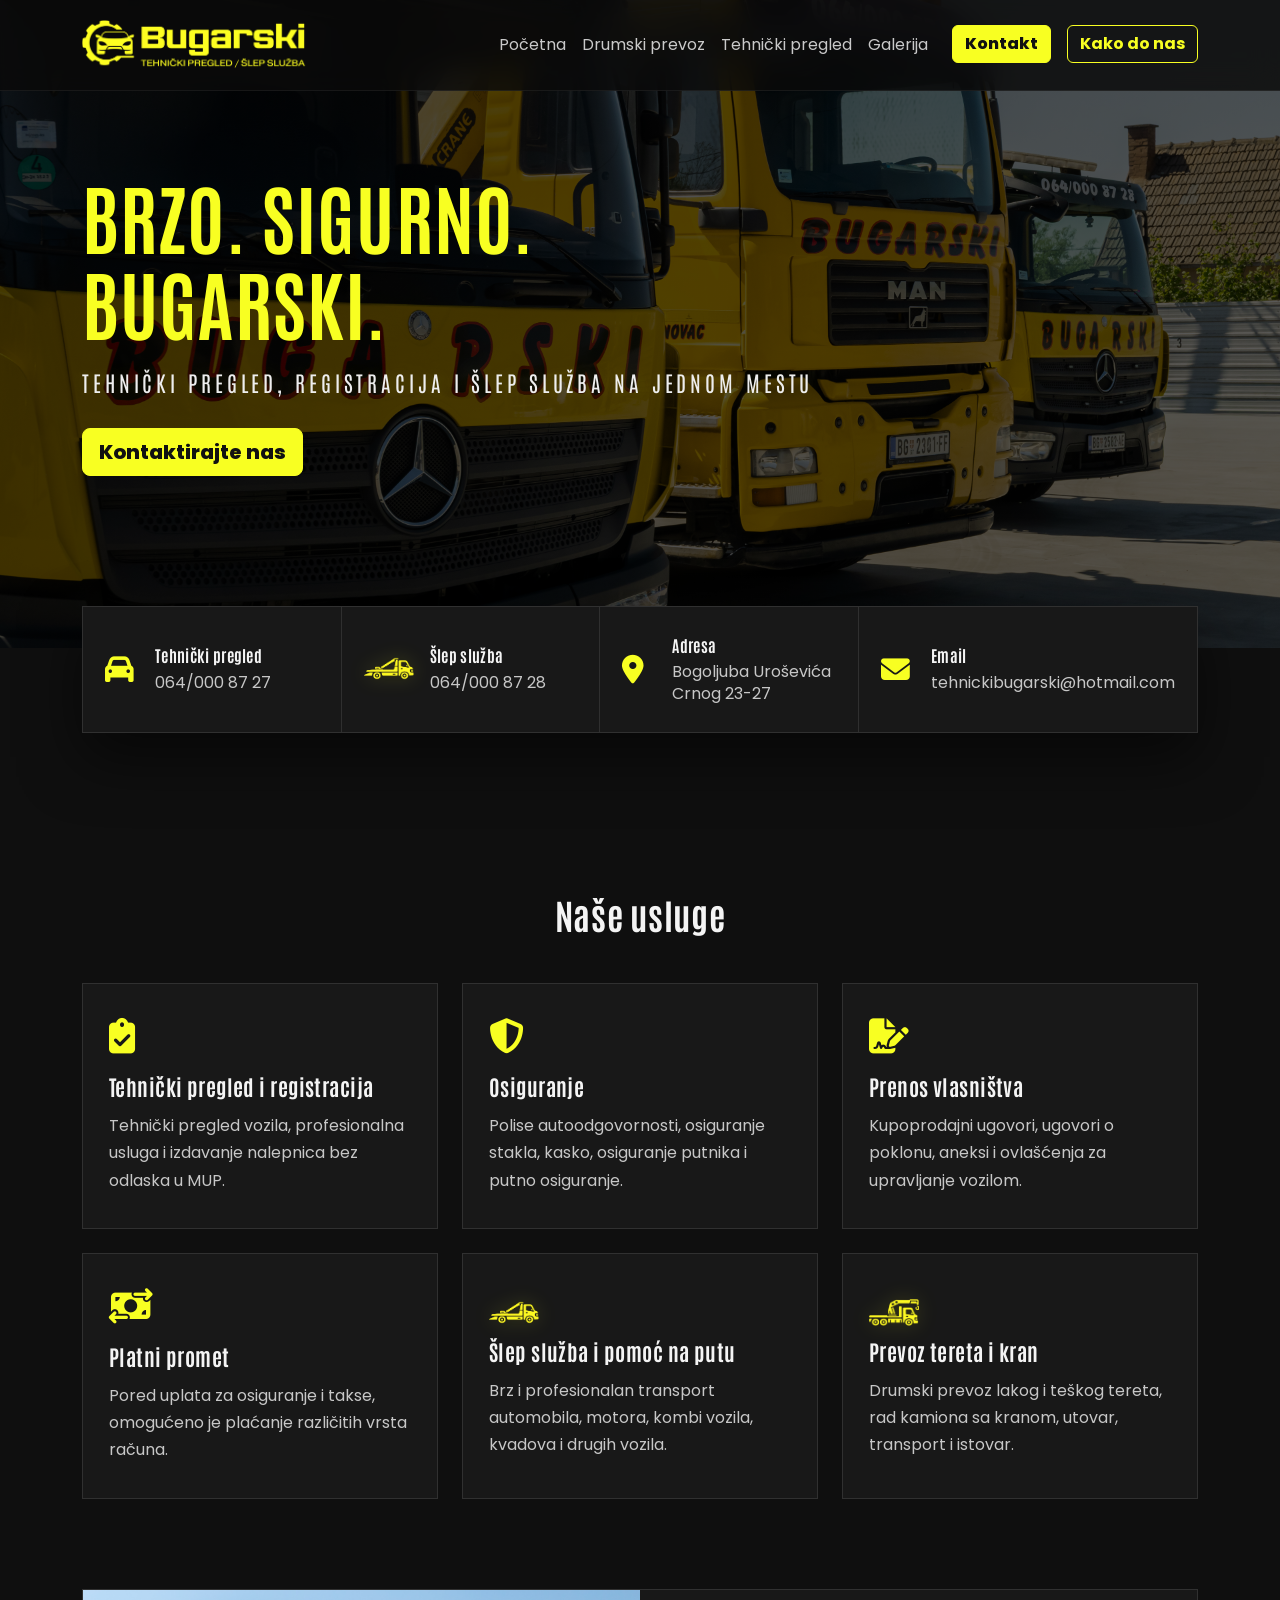
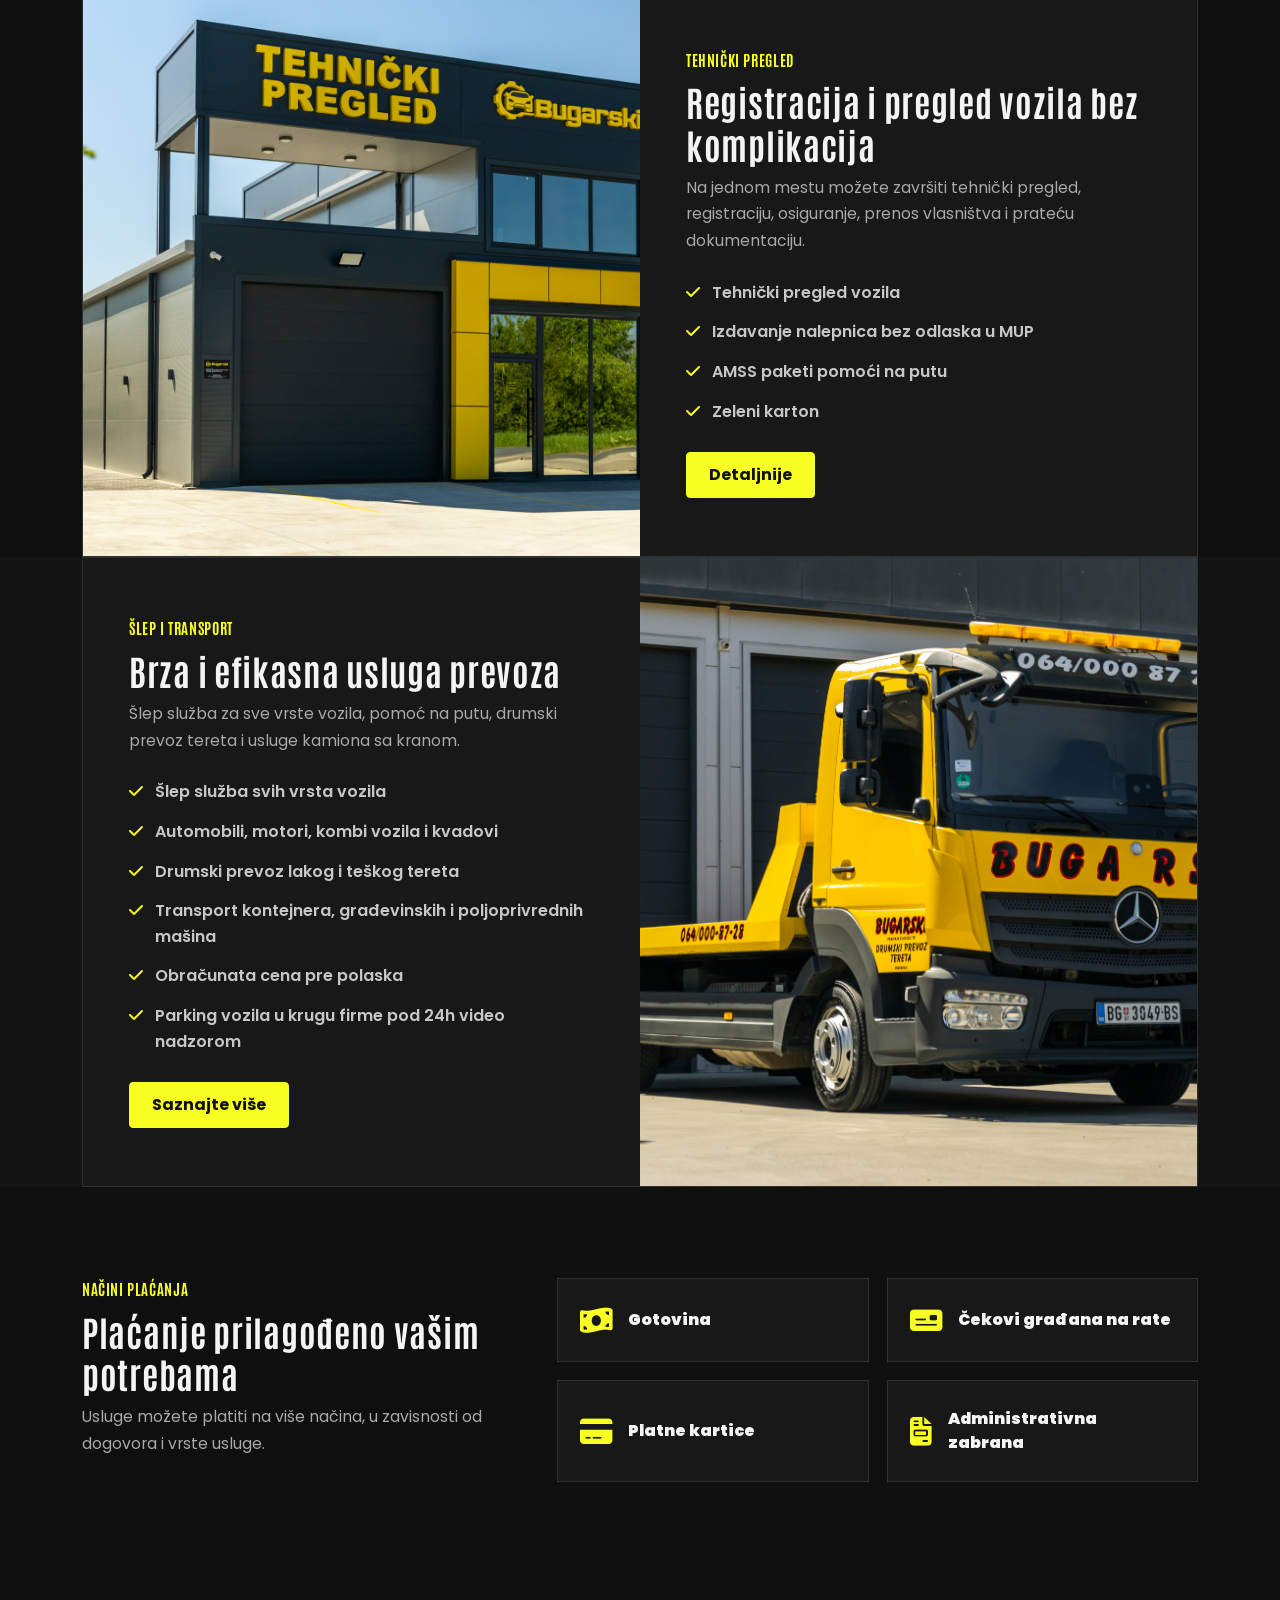
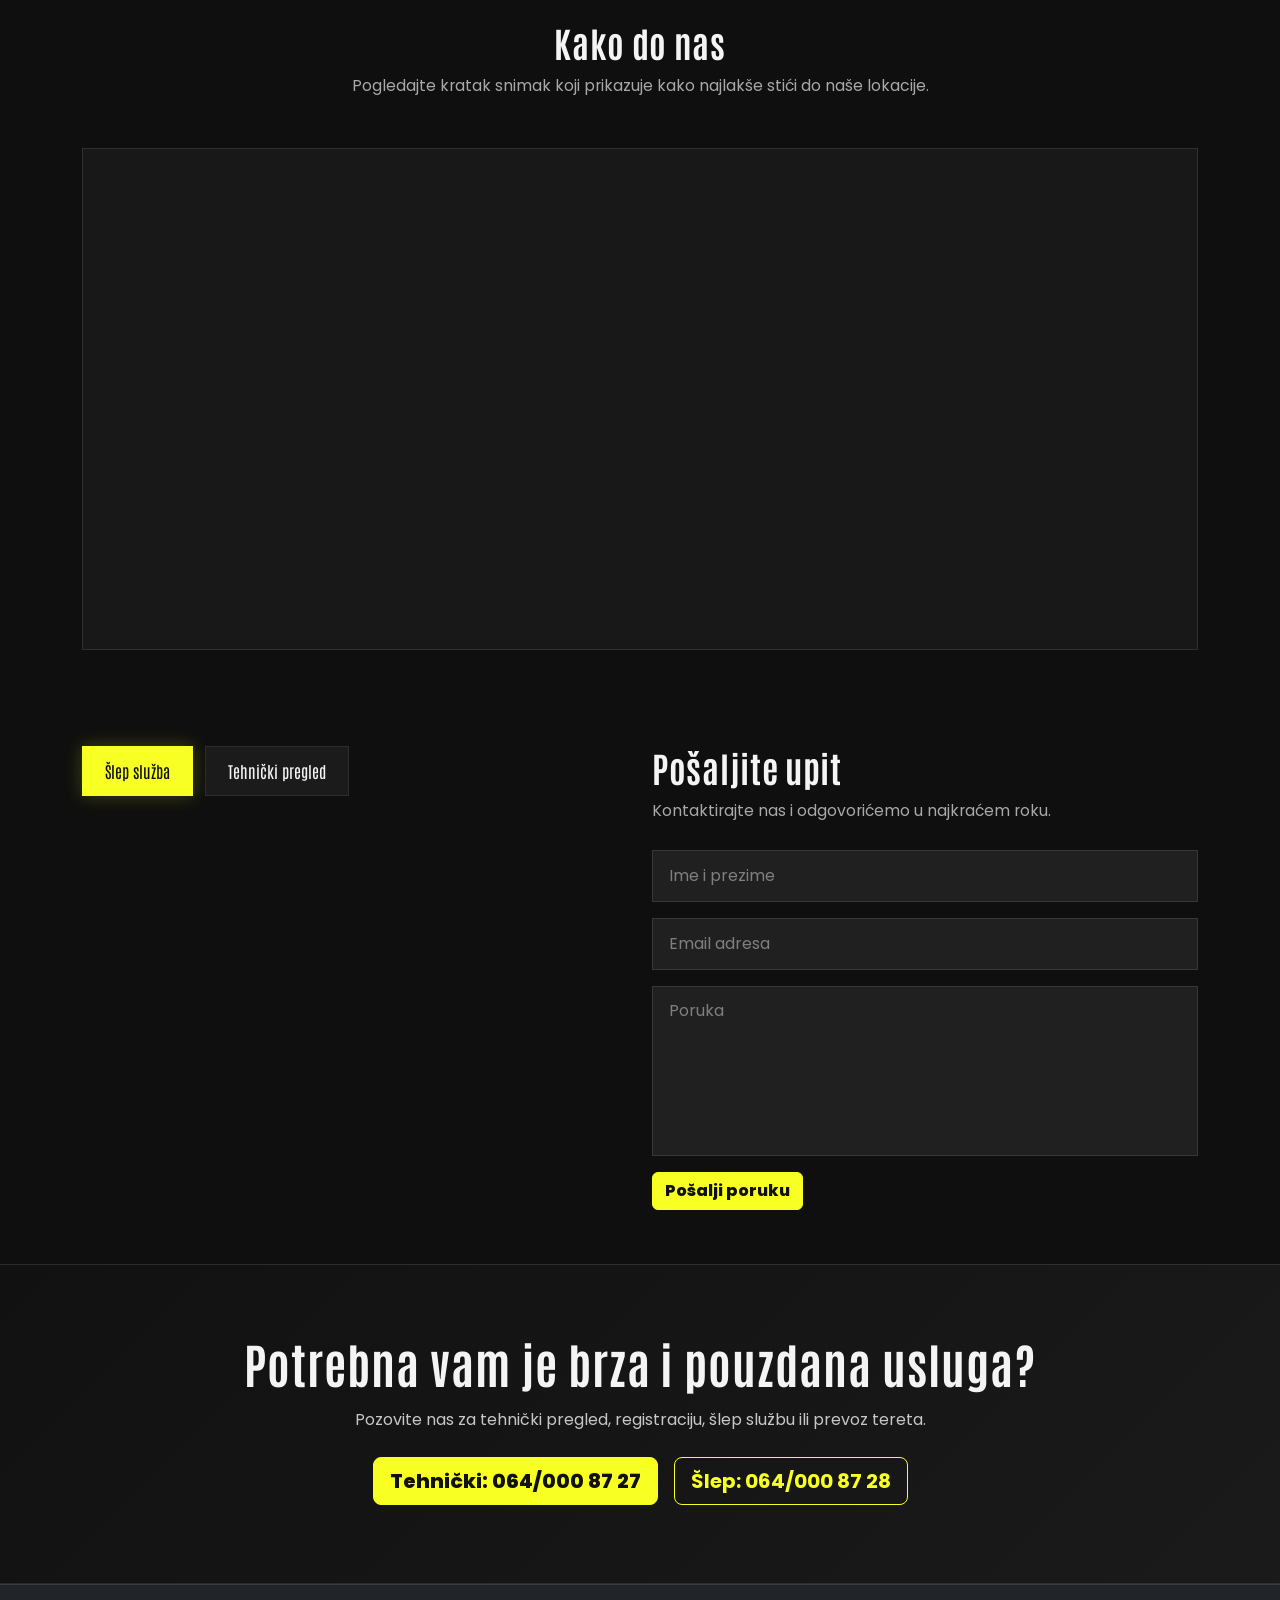
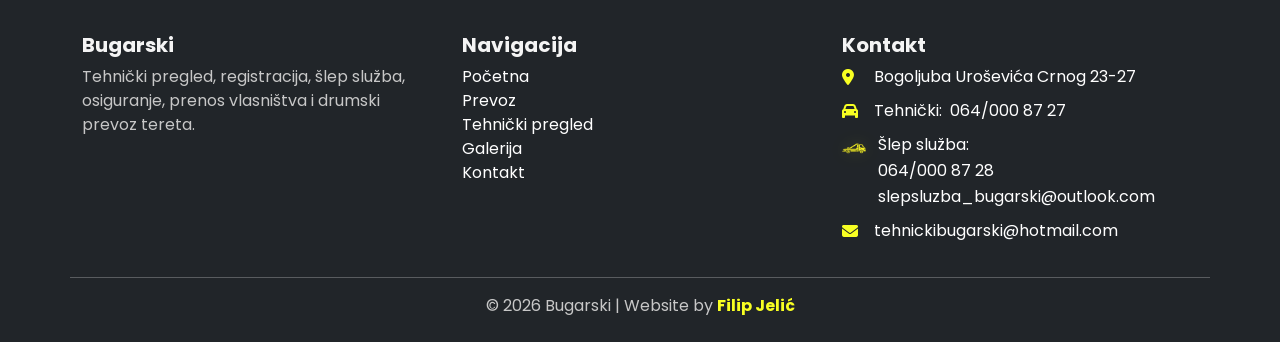
<file: index.html>
<!DOCTYPE html>
<html lang="sr">

<head>
  <meta charset="UTF-8">
  <meta name="viewport" content="width=device-width, initial-scale=1.0">

  <link rel="stylesheet" type="text/css" href="assets/css/bootstrap.css">
  <link rel="stylesheet" type="text/css" href="assets/aos-master/dist/aos.css">
  <link rel="stylesheet" type="text/css" href="assets/css/style.css">
  <link rel="stylesheet" href="https://cdnjs.cloudflare.com/ajax/libs/font-awesome/6.5.0/css/all.min.css">

  <meta name="description" content="Bugarski tehnički pregled, registracija vozila, šlep služba, osiguranje, prenos vlasništva i drumski prevoz tereta.">
  <meta name="keywords" content="Bugarski, tehnički pregled, registracija vozila, šlep služba, osiguranje, prenos vlasništva, drumski prevoz">
  <meta name="author" content="Bugarski">

  <link rel="icon" href="assets/img/favicon.ico">
  <title>Bugarski | Tehnički pregled i šlep služba</title>
</head>

<body>
  <div id="pageLoader">
    <div class="loader-spinner"></div>
  </div>

  <div id="navbar" class="sticky-top"></div>

  <section class="bugarski-hero" data-aos="fade-down">
    <div class="container">
      <div class="row align-items-center min-vh-70">
        <div class="col-lg-8 text-white">

          <h1 class="text-yellow">Brzo. Sigurno. Bugarski.</h1>

          <p class="hero-slogan">
            Tehnički pregled, registracija i šlep služba na jednom mestu  
          </p>

          <div class="hero-actions">
            <a href="kontakt.html" class="btn btn-warning btn-lg">Kontaktirajte nas</a>
          </div>
        </div>
      </div>
    </div>
  </section>

  <section class="quick-contact-section">
    <div class="container">
      <div class="quick-contact-box" data-aos="fade-up">
        <div class="quick-contact-item">
          <i class="fa-solid fa-car"></i>
          <div>
            <span>Tehnički pregled</span>
            <a href="tel:+381640008727">064/000 87 27</a>
          </div>
        </div>

        <div class="quick-contact-item">
          <img src="assets/img/tow-truck.png" alt="Šlep vozila" class="custom-service-icon">
          <div>
            <span>Šlep služba</span>
            <a href="tel:+381640008728">064/000 87 28</a>
          </div>
        </div>

        <div class="quick-contact-item">
          <i class="fa-solid fa-location-dot"></i>
          <div>
            <span>Adresa</span>
            <p>Bogoljuba Uroševića Crnog 23-27</p>
          </div>
        </div>

        <div class="quick-contact-item">
          <i class="fa-solid fa-envelope"></i>
          <div>
            <span>Email</span>
            <a href="mailto:tehnickibugarski@hotmail.com">tehnickibugarski@hotmail.com</a>
          </div>
        </div>
      </div>
    </div>
  </section>

  <section class="services-overview-section">
    <div class="container">
      <div class="text-center mb-5" data-aos="fade-up">
        <h2 class="section-title">Naše usluge</h2>
      </div>

      <div class="row g-4">
        <div class="col-md-6 col-lg-4" data-aos="fade-up">
          <div class="service-card">
            <i class="fa-solid fa-clipboard-check"></i>
            <h3>Tehnički pregled i registracija</h3>
            <p>Tehnički pregled vozila, profesionalna usluga i izdavanje nalepnica bez odlaska u MUP.</p>
          </div>
        </div>

        <div class="col-md-6 col-lg-4" data-aos="fade-up" data-aos-delay="80">
          <div class="service-card">
            <i class="fa-solid fa-shield-halved"></i>
            <h3>Osiguranje</h3>
            <p>Polise autoodgovornosti, osiguranje stakla, kasko, osiguranje putnika i putno osiguranje.</p>
          </div>
        </div>

        <div class="col-md-6 col-lg-4" data-aos="fade-up" data-aos-delay="160">
          <div class="service-card">
            <i class="fa-solid fa-file-signature"></i>
            <h3>Prenos vlasništva</h3>
            <p>Kupoprodajni ugovori, ugovori o poklonu, aneksi i ovlašćenja za upravljanje vozilom.</p>
          </div>
        </div>

        <div class="col-md-6 col-lg-4" data-aos="fade-up">
          <div class="service-card">
            <i class="fa-solid fa-money-bill-transfer"></i>
            <h3>Platni promet</h3>
            <p>Pored uplata za osiguranje i takse, omogućeno je plaćanje različitih vrsta računa.</p>
          </div>
        </div>

        <div class="col-md-6 col-lg-4" data-aos="fade-up" data-aos-delay="80">
          <div class="service-card">
            <img src="assets/img/tow-truck.png" alt="Šlep vozila" class="custom-service-icon">
            <h3>Šlep služba i pomoć na putu</h3>
            <p>Brz i profesionalan transport automobila, motora, kombi vozila, kvadova i drugih vozila.</p>
          </div>
        </div>

        <div class="col-md-6 col-lg-4" data-aos="fade-up" data-aos-delay="160">
          <div class="service-card">
            <img src="assets/img/crane-truck.png" alt="Kamion sa kranom" class="custom-service-icon">
            <h3>Prevoz tereta i kran</h3>
            <p>Drumski prevoz lakog i teškog tereta, rad kamiona sa kranom, utovar, transport i istovar.</p>
          </div>
        </div>
      </div>
    </div>
  </section>

  <section class="split-feature-section">
    <div class="container">
      <div class="row g-0 split-feature-box align-items-stretch">
        <div class="col-lg-6 split-feature-image" data-aos="fade-right">
          <img src="assets/img/9L1A9788-HDR.jpg" alt="Bugarski tehnički pregled">
        </div>

        <div class="col-lg-6 split-feature-content" data-aos="fade-left">
          <span class="section-kicker">Tehnički pregled</span>
          <h2 class="section-title">Registracija i pregled vozila bez komplikacija</h2>

          <p class="section-subtitle">
            Na jednom mestu možete završiti tehnički pregled, registraciju, osiguranje,
            prenos vlasništva i prateću dokumentaciju.
          </p>

          <ul class="feature-list">
            <li><i class="fa-solid fa-check"></i> Tehnički pregled vozila</li>
            <li><i class="fa-solid fa-check"></i> Izdavanje nalepnica bez odlaska u MUP</li>
            <li><i class="fa-solid fa-check"></i> AMSS paketi pomoći na putu</li>
            <li><i class="fa-solid fa-check"></i> Zeleni karton</li>
          </ul>

          <a href="tehnicki-pregled.html" class="btn btn-warning service-btn">Detaljnije</a>
        </div>
      </div>
    </div>
  </section>

  <section class="split-feature-section split-feature-alt">
    <div class="container">
      <div class="row g-0 split-feature-box align-items-stretch">
        <div class="col-lg-6 split-feature-content order-2 order-lg-1" data-aos="fade-right">
          <span class="section-kicker">Šlep i transport</span>
          <h2 class="section-title">Brza i efikasna usluga prevoza</h2>

          <p class="section-subtitle">
            Šlep služba za sve vrste vozila, pomoć na putu, drumski prevoz tereta
            i usluge kamiona sa kranom.
          </p>

          <ul class="feature-list">
            <li><i class="fa-solid fa-check"></i> Šlep služba svih vrsta vozila</li>
            <li><i class="fa-solid fa-check"></i> Automobili, motori, kombi vozila i kvadovi</li>
            <li><i class="fa-solid fa-check"></i> Drumski prevoz lakog i teškog tereta</li>
            <li><i class="fa-solid fa-check"></i> Transport kontejnera, građevinskih i poljoprivrednih mašina</li>
            <li><i class="fa-solid fa-check"></i> Obračunata cena pre polaska</li>
            <li><i class="fa-solid fa-check"></i> Parking vozila u krugu firme pod 24h video nadzorom</li>
          </ul>

          <a href="prevoz.html" class="btn btn-warning service-btn">Saznajte više</a>
        </div>

        <div class="col-lg-6 split-feature-image order-1 order-lg-2" data-aos="fade-left">
          <img src="assets/img/9L1A9845-HDR.jpg" alt="Bugarski šlep služba i drumski prevoz">
        </div>
      </div>
    </div>
  </section>

  <section class="payment-section">
    <div class="container">
      <div class="row align-items-center g-4">
        <div class="col-lg-5" data-aos="fade-right">
          <span class="section-kicker">Načini plaćanja</span>
          <h2 class="section-title">Plaćanje prilagođeno vašim potrebama</h2>
          <p class="section-subtitle">
            Usluge možete platiti na više načina, u zavisnosti od dogovora i vrste usluge.
          </p>
        </div>

        <div class="col-lg-7" data-aos="fade-left">
          <div class="payment-grid">
            <div class="payment-item">
              <i class="fa-solid fa-money-bill-wave"></i>
              <span>Gotovina</span>
            </div>

            <div class="payment-item">
              <i class="fa-solid fa-money-check"></i>
              <span>Čekovi građana na rate</span>
            </div>

            <div class="payment-item">
              <i class="fa-solid fa-credit-card"></i>
              <span>Platne kartice</span>
            </div>

            <div class="payment-item">
              <i class="fa-solid fa-file-invoice"></i>
              <span>Administrativna zabrana</span>
            </div>
          </div>
        </div>
      </div>
    </div>
  </section>

<section class="home-video-section py-5" data-aos="fade-in">
  <div class="container">
    <div class="text-center mb-5">
      <h2 class="section-title">Kako do nas</h2>
      <p class="section-subtitle">Pogledajte kratak snimak koji prikazuje kako najlakše stići do naše lokacije.</p>
    </div>

    <div class="contact-video-wrapper">
      <iframe
        width="100%"
        height="500"
        src="https://www.youtube.com/embed/VIDEO_ID"
        title="Kako do nas"
        frameborder="0"
        allow="accelerometer; autoplay; clipboard-write; encrypted-media; gyroscope; picture-in-picture; web-share"
        allowfullscreen>
      </iframe>
    </div>
  </div>
</section>

<section class="contact-section py-5" data-aos="fade-up">
  <div class="container">
    <div class="row g-4">
      <div class="col-lg-6">

        <div class="map-switcher">

    <button class="map-tab active"
            data-map="slep">
        Šlep služba
    </button>

    <button class="map-tab"
            data-map="tehnicki">
        Tehnički pregled
    </button>

</div>

<div class="map-holder">

     <iframe 
            id="tehnickiMap"
            class="mx-md-2 map-frame"
            src="https://www.google.com/maps/embed?pb=!1m18!1m12!1m3!1d1201.2332784378168!2d20.177106198931202!3d44.66687808274728!2m3!1f0!2f0!3f0!3m2!1i1024!2i768!4f13.1!3m3!1m2!1s0x475a15f87cff6613%3A0xa083ea81088a7ff0!2sTehni%C4%8Dki%20pregled%20Bugarski!5e1!3m2!1ssr!2srs!4v1778875223022!5m2!1ssr!2srs" 
            width="50%"
            height="300" 
            style="border:0;" 
            allowfullscreen="" 
            loading="lazy" 
            referrerpolicy="no-referrer-when-downgrade">
        </iframe>

    <iframe
            id="slepMap"
            class="mx-md-2 map-frame active"
            src="https://www.google.com/maps/embed?pb=!1m18!1m12!1m3!1d3580.2215792329903!2d20.17304399158595!3d44.667032511693094!2m3!1f0!2f0!3f0!3m2!1i1024!2i768!4f13.1!3m3!1m2!1s0x475a14f3e037659f%3A0x77e1674771a4e9b5!2sSlep%20sluzba%20Bugarski%20Obrenovac!5e1!3m2!1ssr!2srs!4v1778606365819!5m2!1ssr!2srs"
            width="50%"
            height="300"
            style="border:0;"
            allowfullscreen=""
            loading="lazy">
        </iframe>

</div>
      </div>

      <div class="col-lg-6">
        <h2 class="section-title">Pošaljite upit</h2>
        <p class="section-subtitle">Kontaktirajte nas i odgovorićemo u najkraćem roku.</p>

        <form name="contact" method="POST" data-netlify="true">
          <input type="hidden" name="form-name" value="contact">

          <div class="mb-3">
            <input type="text" class="form-control contact-input" name="name" placeholder="Ime i prezime" required>
          </div>

          <div class="mb-3">
            <input type="email" class="form-control contact-input" name="email" placeholder="Email adresa" required>
          </div>

          <div class="mb-3">
            <textarea class="form-control contact-input" name="message" rows="5" placeholder="Poruka" required></textarea>
          </div>

          <button type="submit" class="btn btn-warning">Pošalji poruku</button>
        </form>
      </div>
    </div>
  </div>
</section>

  <section class="final-cta-section">
    <div class="container text-center" data-aos="fade-up">
      <h2>Potrebna vam je brza i pouzdana usluga?</h2>
      <p>Pozovite nas za tehnički pregled, registraciju, šlep službu ili prevoz tereta.</p>

      <div class="d-flex justify-content-center flex-wrap">
        <a href="tel:+381640008727" class="btn btn-warning btn-lg mx-md-2 mb-2">Tehnički: 064/000 87 27</a>
        <a href="tel:+381640008728" class="btn btn-outline-light btn-lg mx-md-2 mb-2">Šlep: 064/000 87 28</a>
      </div>
    </div>
  </section>

  <div id="footer"></div>

  <script type="text/javascript" src="assets/js/jquery.js"></script>
  <script type="text/javascript" src="assets/js/bootstrap.bundle.js"></script>
  <script type="text/javascript" src="assets/aos-master/dist/aos.js"></script>
  <script type="text/javascript" src="assets/js/script.js"></script>
</body>

</html>
</file>
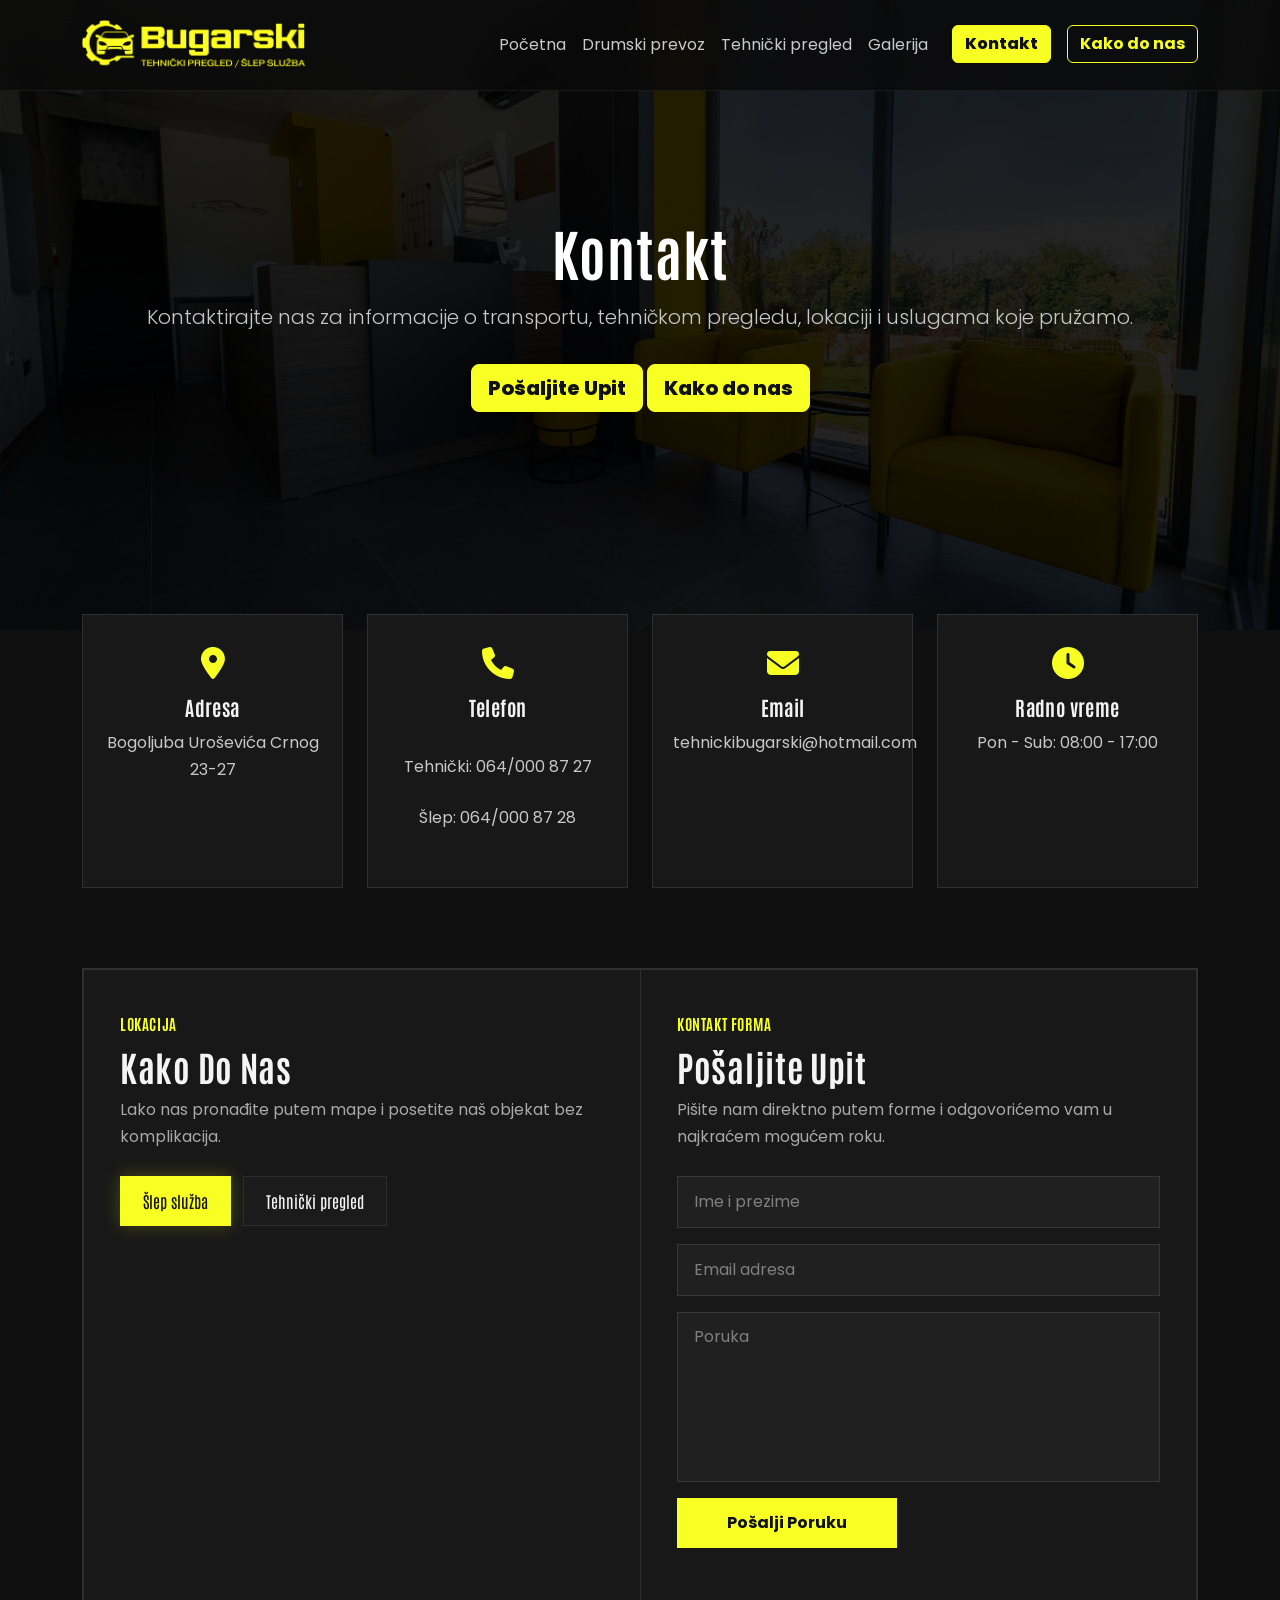
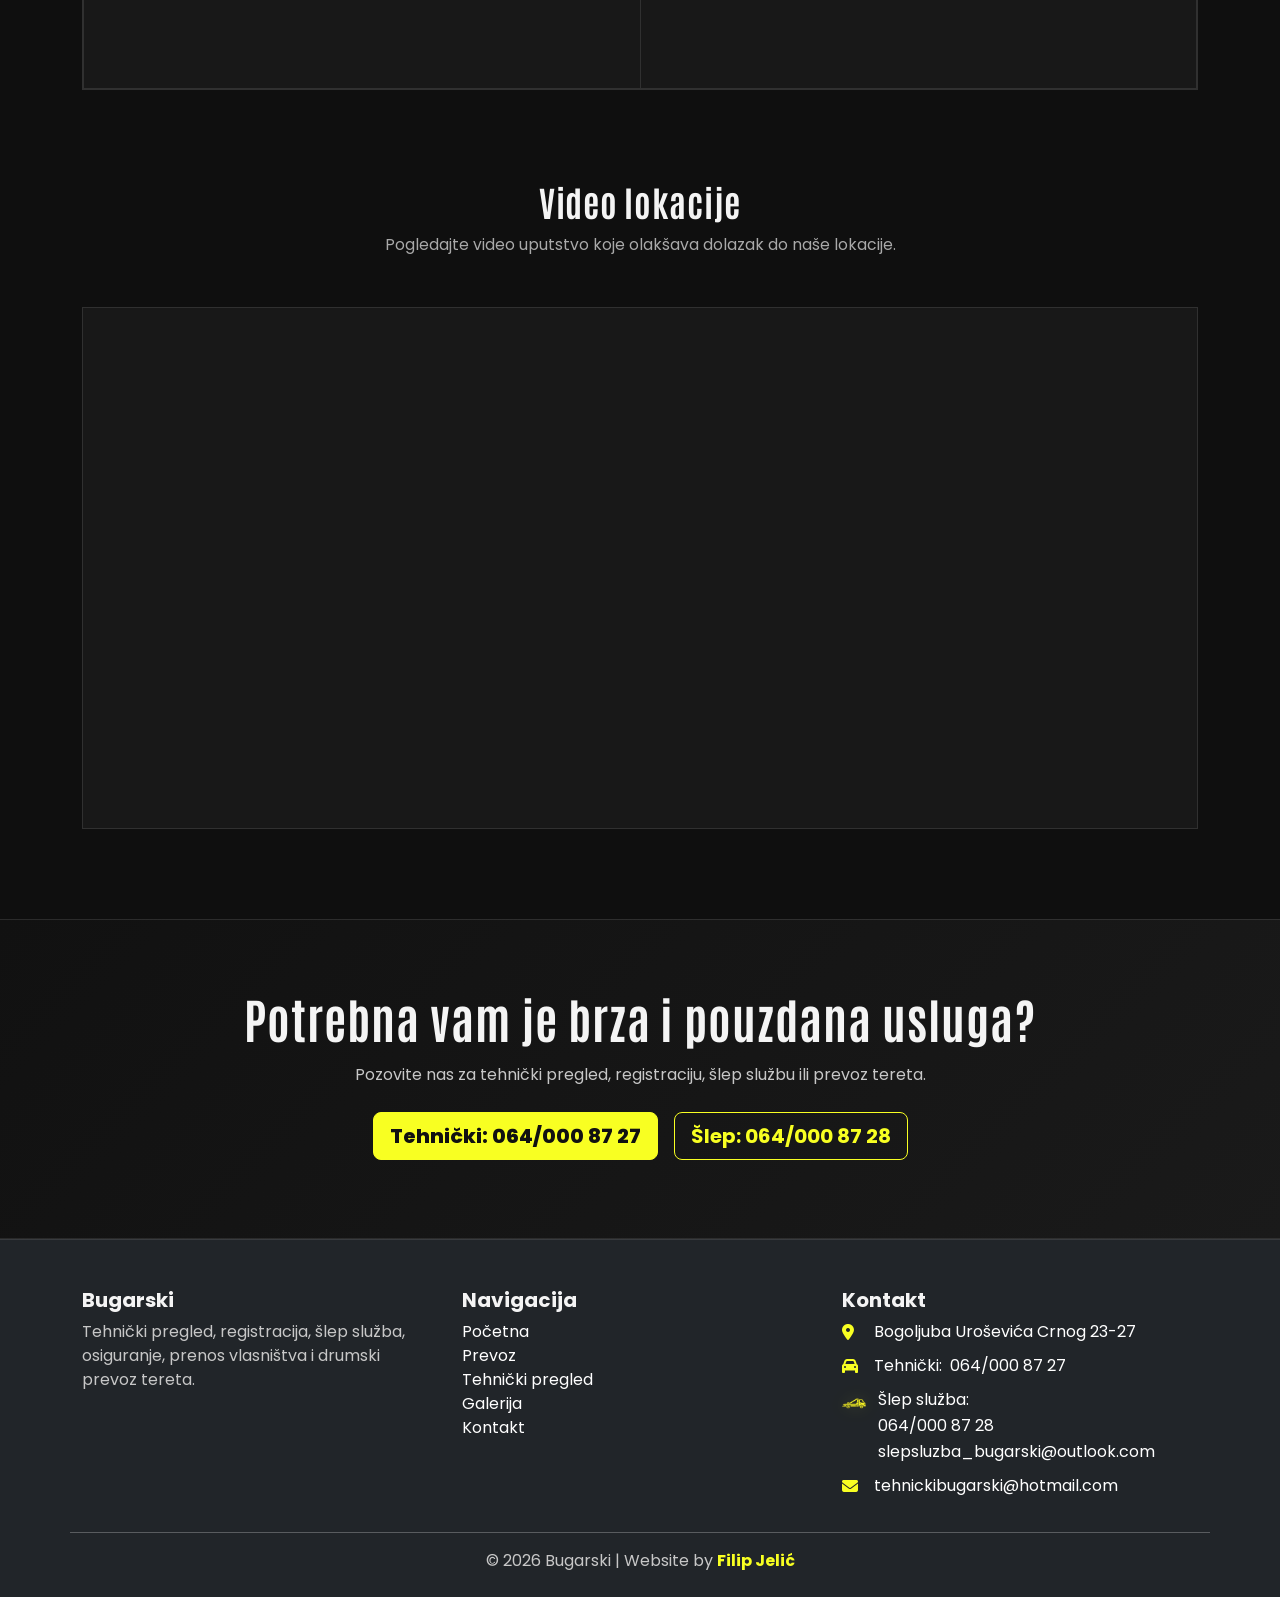
<file: kontakt.html>
<!DOCTYPE html>
<html lang="en">

<head>
    <meta charset="UTF-8">
    <meta name="viewport" content="width=device-width, initial-scale=1.0">
    <link rel="stylesheet" type="text/css" href="assets/css/bootstrap.css">
    <link rel="stylesheet" type="text/css" href="assets/aos-master/dist/aos.css">
    <link rel="stylesheet" type="text/css" href="assets/css/style.css">
    <link rel="stylesheet" href="https://cdnjs.cloudflare.com/ajax/libs/font-awesome/6.5.0/css/all.min.css">
    <meta name="description" content="Kontakt informacije, mapa, forma za upit i video kako doći do nas.">
    <meta name="keywords" content="kontakt, mapa, tehnicki pregled, transport, lokacija">
    <meta name="author" content="Ime firme">
    <link rel="icon" href="assets/img/favicon.ico">
    <title>Kontakt</title>
</head>

<body>
     <div id="pageLoader">
  <div class="loader-spinner"></div>
</div>
    <div id="navbar" class="sticky-top"></div>

    <section class="hero kontakt-hero">
        <div class="container text-center text-white">
            <h1 class="display-4 fw-bold">
                Kontakt
            </h1>

            <p class="lead mt-3">
                Kontaktirajte nas za informacije o transportu, tehničkom pregledu, lokaciji i uslugama koje pružamo.
            </p>

            <a href="#contactFormSection" class="btn btn-warning btn-lg mt-3">
                Pošaljite Upit
            </a>
            <a href="#videoLocation" class="btn btn-warning btn-lg mt-3">
                Kako do nas
            </a>
        </div>
    </section>

    <section class="kontakt-info-section">
        <div class="container">
            <div class="row g-4">

                <div class="col-sm-6 col-lg-3" data-aos="zoom-in">
                    <div class="kontakt-info-box">
                        <i class="fa-solid fa-location-dot"></i>
                        <h3>Adresa</h3>
                        <p>Bogoljuba Uroševića Crnog 23-27</p>
                    </div>
                </div>

                <div class="col-sm-6 col-lg-3" data-aos="zoom-in" data-aos-delay="100">
                    <div class="kontakt-info-box">
                        <i class="fa-solid fa-phone"></i>
                        <h3>Telefon</h3>
                        <a href="tel:+381640008727" class="mx-md-2 text-decoration-none"><p>Tehnički: 064/000 87 27</p></a>
                        <a href="tel:+381640008728" class="mx-md-2 text-decoration-none"><p>Šlep: 064/000 87 28</p></a>
                    </div>
                </div>

                <div class="col-sm-6 col-lg-3" data-aos="zoom-in" data-aos-delay="200">
                    <div class="kontakt-info-box">
                        <i class="fa-solid fa-envelope"></i>
                        <h3>Email</h3>
                        <p>tehnickibugarski@hotmail.com</p>
                    </div>
                </div>

                <div class="col-sm-6 col-lg-3" data-aos="zoom-in" data-aos-delay="300">
                    <div class="kontakt-info-box">
                        <i class="fa-solid fa-clock"></i>
                        <h3>Radno vreme</h3>
                        <p>Pon - Sub: 08:00 - 17:00</p>
                    </div>
                </div>

            </div>
        </div>
    </section>

    <section class="kontakt-main-section" id="contactFormSection">
        <div class="container">
            <div class="row g-0 home-service-box align-items-stretch">

                <div class="col-lg-6">
                    <div class="map-side">
                        <span class="section-kicker">Lokacija</span>
                        <h2 class="section-title">Kako Do Nas</h2>
                        <p class="section-subtitle">
                            Lako nas pronađite putem mape i posetite naš objekat bez komplikacija.
                        </p>

                                <div class="map-switcher">

    <button class="map-tab active"
            data-map="slep">
        Šlep služba
    </button>

    <button class="map-tab"
            data-map="tehnicki">
        Tehnički pregled
    </button>

</div>

<div class="map-holder">

     <iframe 
            id="tehnickiMap"
            class="mx-md-2 map-frame"
            src="https://www.google.com/maps/embed?pb=!1m18!1m12!1m3!1d1201.2332784378168!2d20.177106198931202!3d44.66687808274728!2m3!1f0!2f0!3f0!3m2!1i1024!2i768!4f13.1!3m3!1m2!1s0x475a15f87cff6613%3A0xa083ea81088a7ff0!2sTehni%C4%8Dki%20pregled%20Bugarski!5e1!3m2!1ssr!2srs!4v1778875223022!5m2!1ssr!2srs" 
            width="50%"
            height="300" 
            style="border:0;" 
            allowfullscreen="" 
            loading="lazy" 
            referrerpolicy="no-referrer-when-downgrade">
        </iframe>

    <iframe
            id="slepMap"
            class="mx-md-2 map-frame active"
            src="https://www.google.com/maps/embed?pb=!1m18!1m12!1m3!1d3580.2215792329903!2d20.17304399158595!3d44.667032511693094!2m3!1f0!2f0!3f0!3m2!1i1024!2i768!4f13.1!3m3!1m2!1s0x475a14f3e037659f%3A0x77e1674771a4e9b5!2sSlep%20sluzba%20Bugarski%20Obrenovac!5e1!3m2!1ssr!2srs!4v1778606365819!5m2!1ssr!2srs"
            width="50%"
            height="300"
            style="border:0;"
            allowfullscreen=""
            loading="lazy">
        </iframe>

</div>
                    </div>
                </div>

                <div class="col-lg-6">
                    <div class="contact-side">
                        <span class="section-kicker">Kontakt forma</span>
                        <h2 class="section-title">Pošaljite Upit</h2>
                        <p class="section-subtitle">
                            Pišite nam direktno putem forme i odgovorićemo vam u najkraćem mogućem roku.
                        </p>

                        <form name="contact" method="POST" data-netlify="true" class="contact-form">
                            <input type="hidden" name="form-name" value="contact">

                            <div class="mb-3">
                                <input
                                    type="text"
                                    class="form-control contact-input"
                                    name="name"
                                    placeholder="Ime i prezime"
                                    required>
                            </div>

                            <div class="mb-3">
                                <input
                                    type="email"
                                    class="form-control contact-input"
                                    name="email"
                                    placeholder="Email adresa"
                                    required>
                            </div>
                            
                            <div class="mb-3">
                                <textarea
                                    class="form-control contact-input"
                                    name="message"
                                    rows="6"
                                    placeholder="Poruka"
                                    required></textarea>
                            </div>

                            <button type="submit" class="btn btn-warning contact-submit-btn">
                                Pošalji Poruku
                            </button>
                        </form>
                    </div>
                </div>

            </div>
        </div>
    </section>

    <section id="videoLocation" class="kontakt-video-section">
        <div class="container">
            <div class="text-center mb-5">
                <h2 class="section-title">Video lokacije</h2>
                <p class="section-subtitle mx-auto contact-video-subtitle">
                    Pogledajte video uputstvo koje olakšava dolazak do naše lokacije.
                </p>
            </div>

            <div class="contact-video-wrapper" data-aos="fade-up">
                <!-- YouTube varijanta -->
                <iframe
                    width="100%"
                    height="520"
                    src="https://www.youtube.com/embed/VIDEO_ID"
                    title="Kako do nas"
                    frameborder="0"
                    allow="accelerometer; autoplay; clipboard-write; encrypted-media; gyroscope; picture-in-picture; web-share"
                    allowfullscreen>
                </iframe>

                <!-- Ako bude lokalni video, koristi ovo umesto iframe:
                <video controls width="100%" poster="assets/img/video-cover.png">
                    <source src="assets/videos/kako-do-nas.mp4" type="video/mp4">
                </video>
                -->
            </div>
        </div>
    </section>

    <section class="final-cta-section">
        <div class="container text-center" data-aos="fade-up">
        <h2>Potrebna vam je brza i pouzdana usluga?</h2>
        <p>Pozovite nas za tehnički pregled, registraciju, šlep službu ili prevoz tereta.</p>

        <div class="d-flex justify-content-center flex-wrap">
            <a href="tel:+381640008727" class="btn btn-warning btn-lg mx-md-2 mb-2">Tehnički: 064/000 87 27</a>
            <a href="tel:+381640008728" class="btn btn-outline-light btn-lg mx-md-2 mb-2">Šlep: 064/000 87 28</a>
        </div>
        </div>
    </section>

    <div id="footer"></div>

    <script type="text/javascript" src="assets/js/jquery.js"></script>
    <script type="text/javascript" src="assets/js/bootstrap.bundle.js"></script>
    <script type="text/javascript" src="assets/aos-master/dist/aos.js"></script>
    <script type="text/javascript" src="assets/js/script.js"></script>
</body>

</html>
</file>
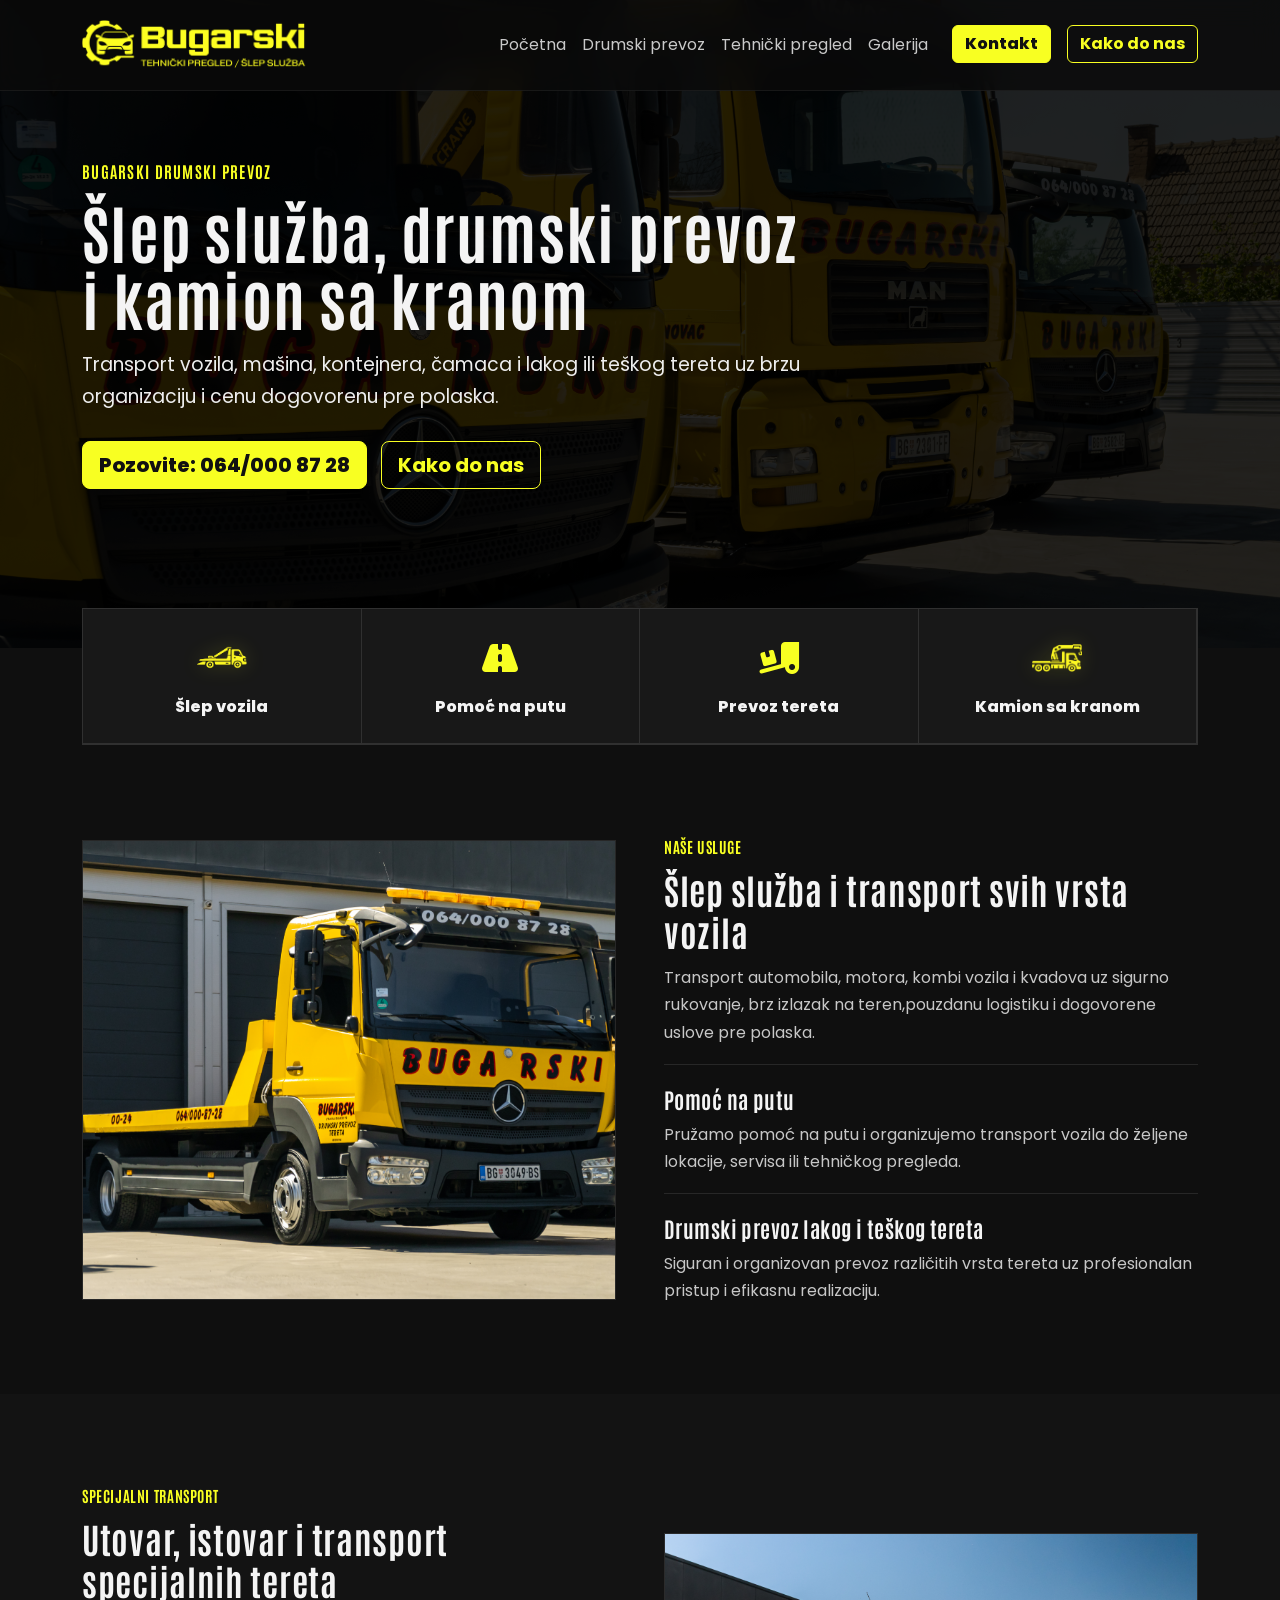
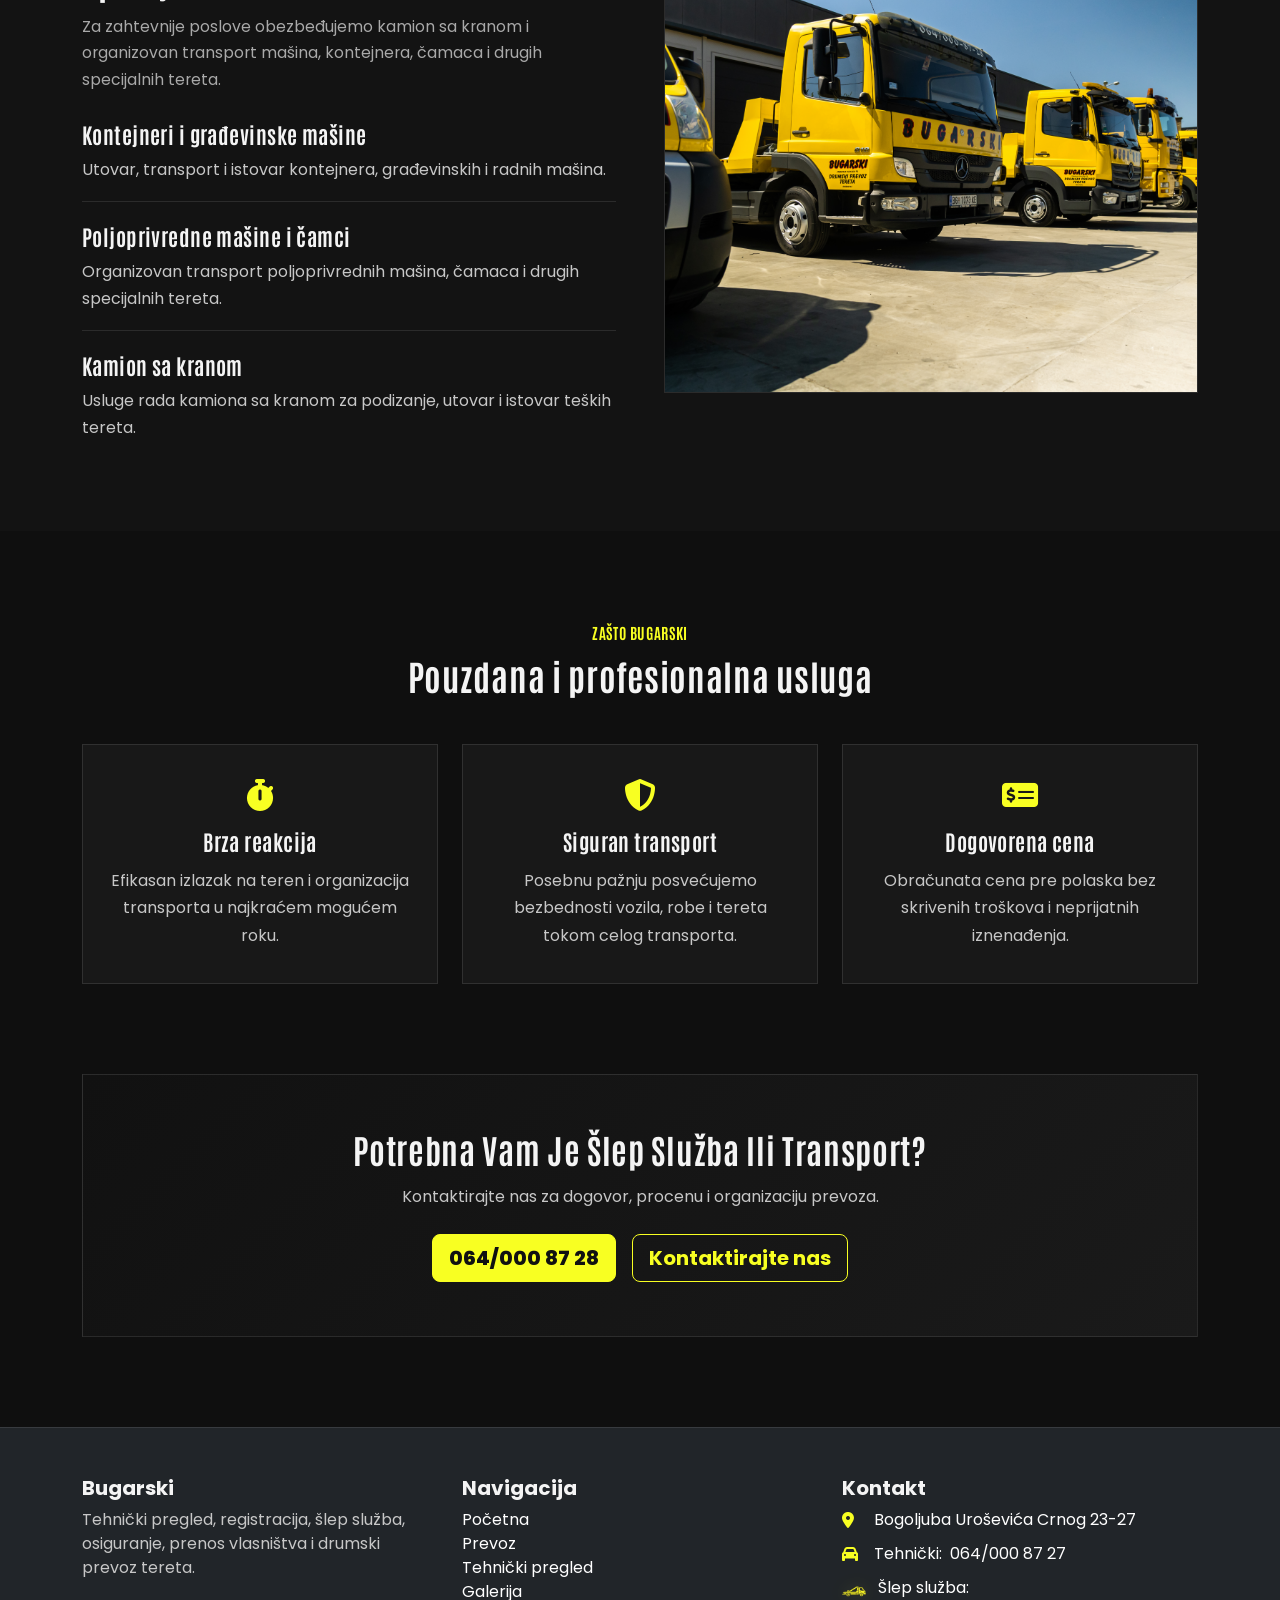
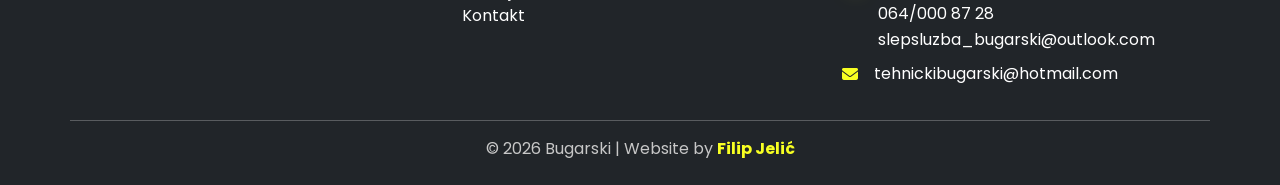
<file: prevoz.html>
<!DOCTYPE html>
<html lang="sr">

<head>
  <meta charset="UTF-8">
  <meta name="viewport" content="width=device-width, initial-scale=1.0">

  <link rel="stylesheet" type="text/css" href="assets/css/bootstrap.css">
  <link rel="stylesheet" type="text/css" href="assets/aos-master/dist/aos.css">
  <link rel="stylesheet" type="text/css" href="assets/css/style.css">
  <link rel="stylesheet" href="https://cdnjs.cloudflare.com/ajax/libs/font-awesome/6.5.0/css/all.min.css">

  <meta name="description"
    content="Bugarski šlep služba, drumski prevoz tereta, pomoć na putu i usluge kamiona sa kranom.">
  <meta name="keywords"
    content="Bugarski, šlep služba, drumski prevoz, kamion sa kranom, pomoć na putu, transport vozila">
  <meta name="author" content="Bugarski">

  <link rel="icon" href="assets/img/favicon.ico">

  <title>Bugarski | Drumski prevoz i šlep služba</title>
</head>

<body>

  <div id="pageLoader">
    <div class="loader-spinner"></div>
  </div>

  <div id="navbar" class="sticky-top"></div>

  <!-- HERO -->

  <section class="hero prevoz-hero">
    <div class="container">
      <div class="row align-items-center min-vh-70">

        <div class="col-lg-8 text-white" data-aos="fade-right">

          <span class="hero-kicker">
            Bugarski drumski prevoz
          </span>

          <h1 class="display-3 fw-bold hero-title-custom">
            Šlep služba, drumski prevoz i kamion sa kranom
          </h1>

          <p class="hero-description-custom">
            Transport vozila, mašina, kontejnera, čamaca i lakog ili teškog tereta
            uz brzu organizaciju i cenu dogovorenu pre polaska.
          </p>

          <div class="hero-buttons-custom">
            <a href="tel:+381640008728" class="btn btn-warning btn-lg">
              Pozovite: 064/000 87 28
            </a>

            <a href="kontakt.html" class="btn btn-outline-light btn-lg">
              Kako do nas
            </a>
          </div>

        </div>

      </div>
    </div>
  </section>

  <!-- HIGHLIGHTS -->

  <section class="prevoz-highlights">
    <div class="container">

      <div class="row g-0 highlight-row">

        <div class="col-6 col-lg-3">
          <div class="highlight-item">
            <img src="assets/img/tow-truck.png" alt="Kamion sa kranom" class="custom-service-icon">
            <span>Šlep vozila</span>
          </div>
        </div>

        <div class="col-6 col-lg-3">
          <div class="highlight-item">
            <i class="fa-solid fa-road"></i>
            <span>Pomoć na putu</span>
          </div>
        </div>

        <div class="col-6 col-lg-3">
          <div class="highlight-item">
            <i class="fa-solid fa-truck-ramp-box"></i>
            <span>Prevoz tereta</span>
          </div>
        </div>

        <div class="col-6 col-lg-3">
          <div class="highlight-item">
            <img src="assets/img/crane-truck.png" alt="Kamion sa kranom" class="custom-service-icon">
            <span>Kamion sa kranom</span>
          </div>
        </div>

      </div>

    </div>
  </section>

  <!-- MAIN SECTION -->

  <section class="transport-section">

    <div class="container">

      <div class="row align-items-center g-5">

        <div class="col-lg-6" data-aos="fade-right">

          <div class="transport-image transport-image-large">
            <img src="assets/img/9L1A9845-HDR.jpg" alt="Bugarski šlep služba i drumski prevoz" class="img-fluid">
          </div>

        </div>

        <div class="col-lg-6" data-aos="fade-left">

          <div class="transport-content">

            <span class="section-kicker">
              Naše usluge
            </span>

            <h2 class="section-title yellow-">
              Šlep služba i transport svih vrsta vozila
            </h2>

            <div class="transport-list">

              <div class="transport-list-item">
                <p>
                  Transport automobila, motora, kombi vozila i kvadova uz sigurno rukovanje, brz izlazak na teren,pouzdanu logistiku i dogovorene uslove pre polaska.
                </p>
              </div>

              <div class="transport-list-item">
                <h3>Pomoć na putu</h3>

                <p>
                  Pružamo pomoć na putu i organizujemo transport vozila
                  do željene lokacije, servisa ili tehničkog pregleda.
                </p>
              </div>

              <div class="transport-list-item">
                <h3>Drumski prevoz lakog i teškog tereta</h3>

                <p>
                  Siguran i organizovan prevoz različitih vrsta tereta
                  uz profesionalan pristup i efikasnu realizaciju.
                </p>
              </div>

            </div>

          </div>

        </div>

      </div>

    </div>

  </section>

  <!-- SECOND SECTION -->

  <section class="transport-section transport-section-alt">

    <div class="container">

      <div class="row align-items-center g-5">

        <div class="col-lg-6 order-2 order-lg-1" data-aos="fade-right">

          <div class="transport-content">

            <span class="section-kicker">
              Specijalni transport
            </span>

            <h2 class="section-title">
              Utovar, istovar i transport specijalnih tereta
            </h2>

            <p class="section-subtitle">
              Za zahtevnije poslove obezbeđujemo kamion sa kranom i organizovan transport
              mašina, kontejnera, čamaca i drugih specijalnih tereta.
            </p>

            <div class="transport-list">

              <div class="transport-list-item">
                <h3>Kontejneri i građevinske mašine</h3>

                <p>
                  Utovar, transport i istovar kontejnera,
                  građevinskih i radnih mašina.
                </p>
              </div>

              <div class="transport-list-item">
                <h3>Poljoprivredne mašine i čamci</h3>

                <p>
                  Organizovan transport poljoprivrednih mašina,
                  čamaca i drugih specijalnih tereta.
                </p>
              </div>

              <div class="transport-list-item">
                <h3>Kamion sa kranom</h3>

                <p>
                  Usluge rada kamiona sa kranom za podizanje,
                  utovar i istovar teških tereta.
                </p>
              </div>

            </div>

          </div>

        </div>

        <div class="col-lg-6 order-1 order-lg-2" data-aos="fade-left">

          <div class="transport-image transport-image-large">
            <img src="assets/img/9L1A9832.jpg" alt="Bugarski kamion sa kranom i transport tereta" class="img-fluid">
          </div>

        </div>

      </div>

    </div>

  </section>

  <!-- BENEFITS -->

  <section class="prevoz-benefits">

    <div class="container">

      <div class="text-center mb-5" data-aos="fade-up">

        <span class="section-kicker">
          Zašto Bugarski
        </span>

        <h2 class="section-title">
          Pouzdana i profesionalna usluga
        </h2>

      </div>

      <div class="row text-center g-4">

        <div class="col-md-4" data-aos="zoom-in">

          <div class="benefit-box">

            <i class="fa-solid fa-stopwatch"></i>

            <h3>Brza reakcija</h3>

            <p>
              Efikasan izlazak na teren i organizacija transporta
              u najkraćem mogućem roku.
            </p>

          </div>

        </div>

        <div class="col-md-4" data-aos="zoom-in" data-aos-delay="100">

          <div class="benefit-box">

            <i class="fa-solid fa-shield-halved"></i>

            <h3>Siguran transport</h3>

            <p>
              Posebnu pažnju posvećujemo bezbednosti vozila,
              robe i tereta tokom celog transporta.
            </p>

          </div>

        </div>

        <div class="col-md-4" data-aos="zoom-in" data-aos-delay="200">

          <div class="benefit-box">

            <i class="fa-solid fa-money-check-dollar"></i>

            <h3>Dogovorena cena</h3>

            <p>
              Obračunata cena pre polaska bez skrivenih troškova
              i neprijatnih iznenađenja.
            </p>

          </div>

        </div>

      </div>

    </div>

  </section>

  <!-- CTA -->

  <section class="prevoz-cta">

    <div class="container">

      <div class="prevoz-cta-box text-center" data-aos="fade-up">

        <h2>
          Potrebna Vam Je Šlep Služba Ili Transport?
        </h2>

        <p>
          Kontaktirajte nas za dogovor, procenu i organizaciju prevoza.
        </p>

        <div class="d-flex justify-content-center flex-wrap gap-3 mt-4">

          <a href="tel:+381640008728" class="btn btn-warning btn-lg">
            064/000 87 28
          </a>

          <a href="kontakt.html" class="btn btn-outline-light btn-lg">
            Kontaktirajte nas
          </a>

        </div>

      </div>

    </div>

  </section>

  <div id="footer"></div>

  <script type="text/javascript" src="assets/js/jquery.js"></script>
  <script type="text/javascript" src="assets/js/bootstrap.bundle.js"></script>
  <script type="text/javascript" src="assets/aos-master/dist/aos.js"></script>
  <script type="text/javascript" src="assets/js/script.js"></script>

</body>

</html>
</file>
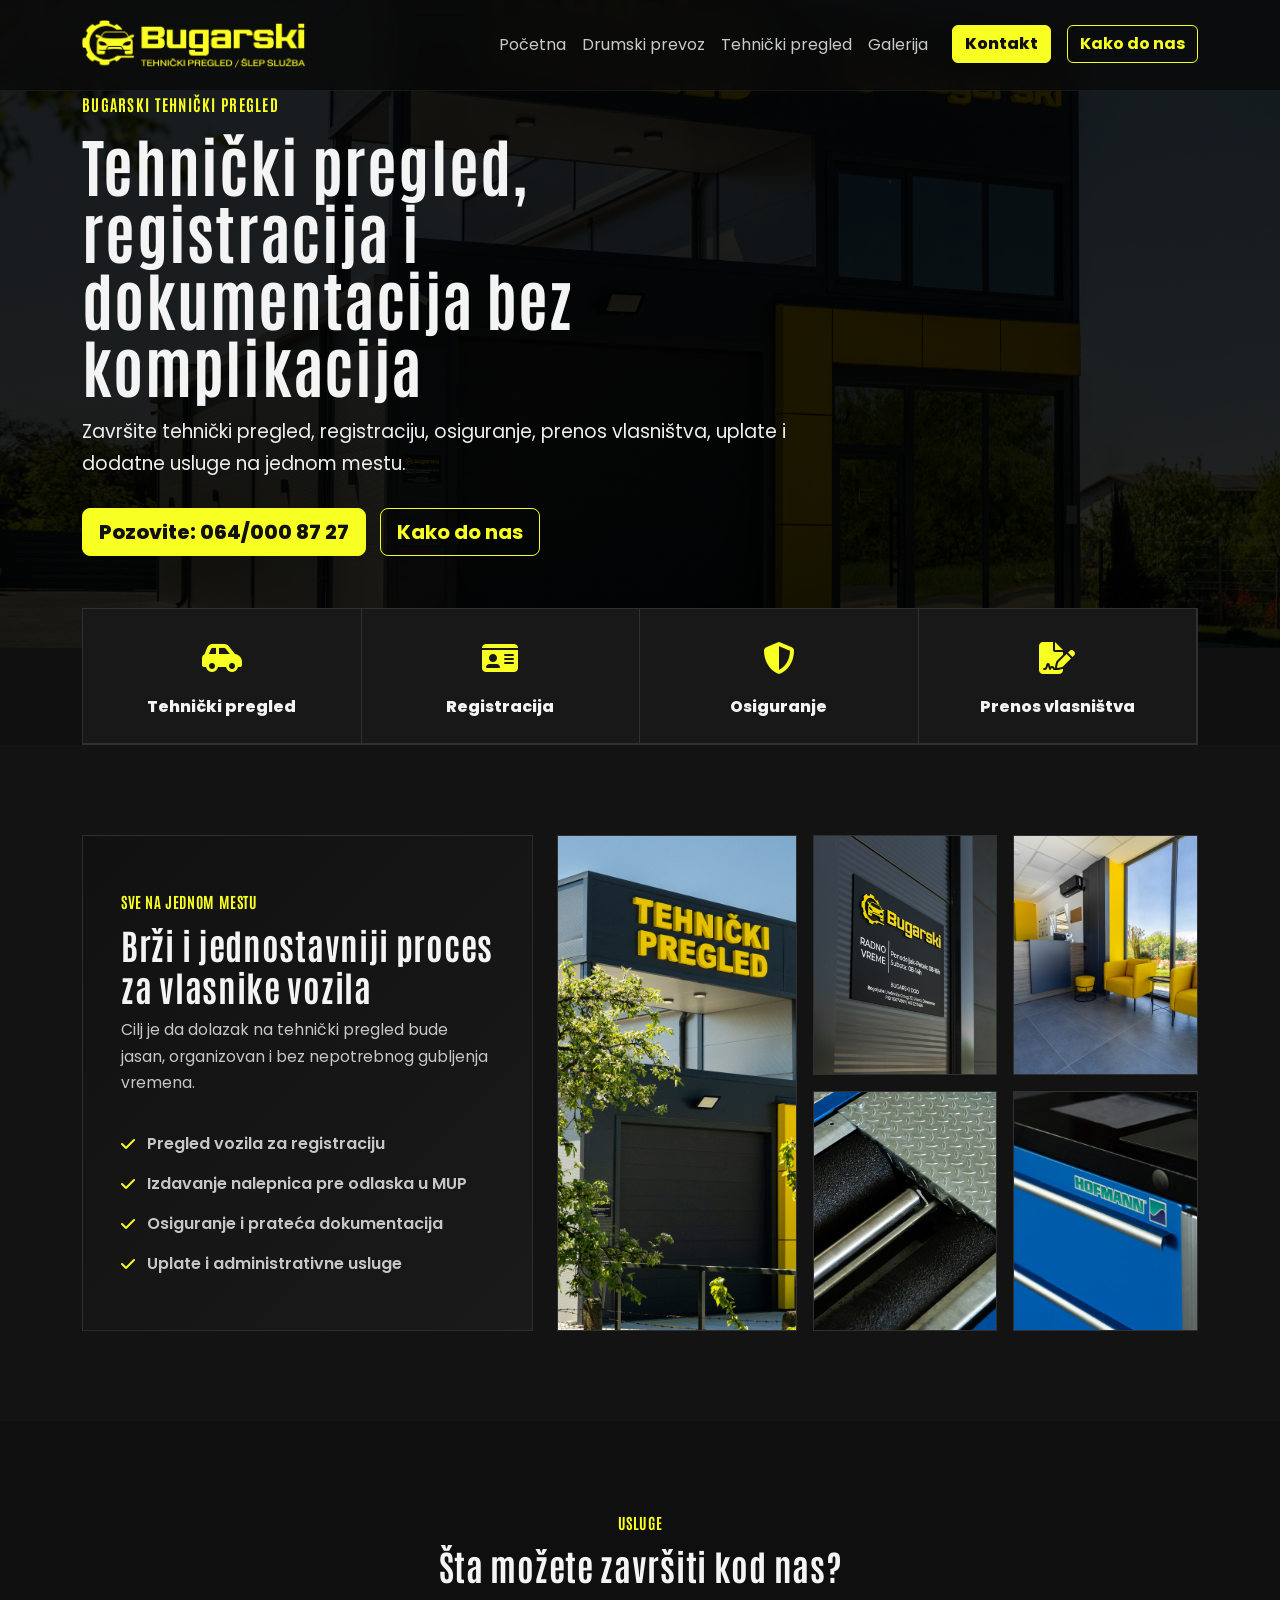
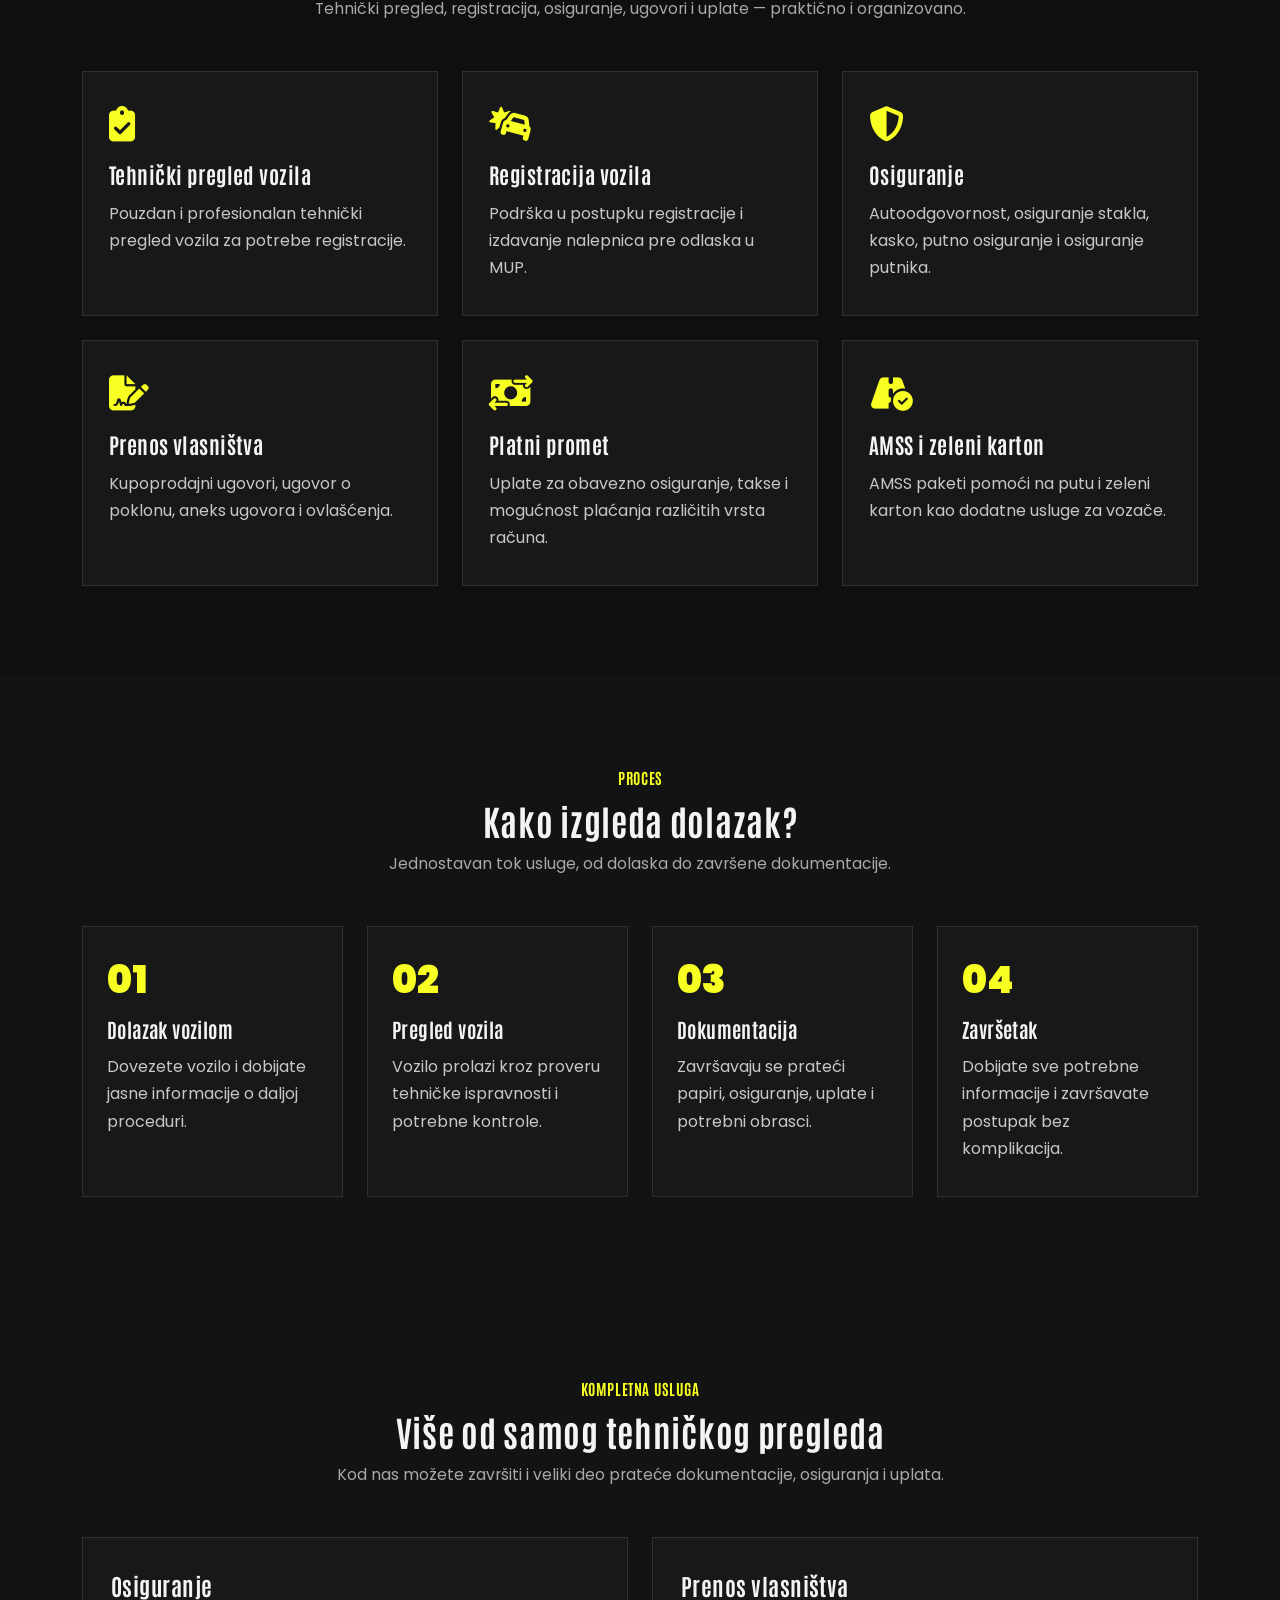
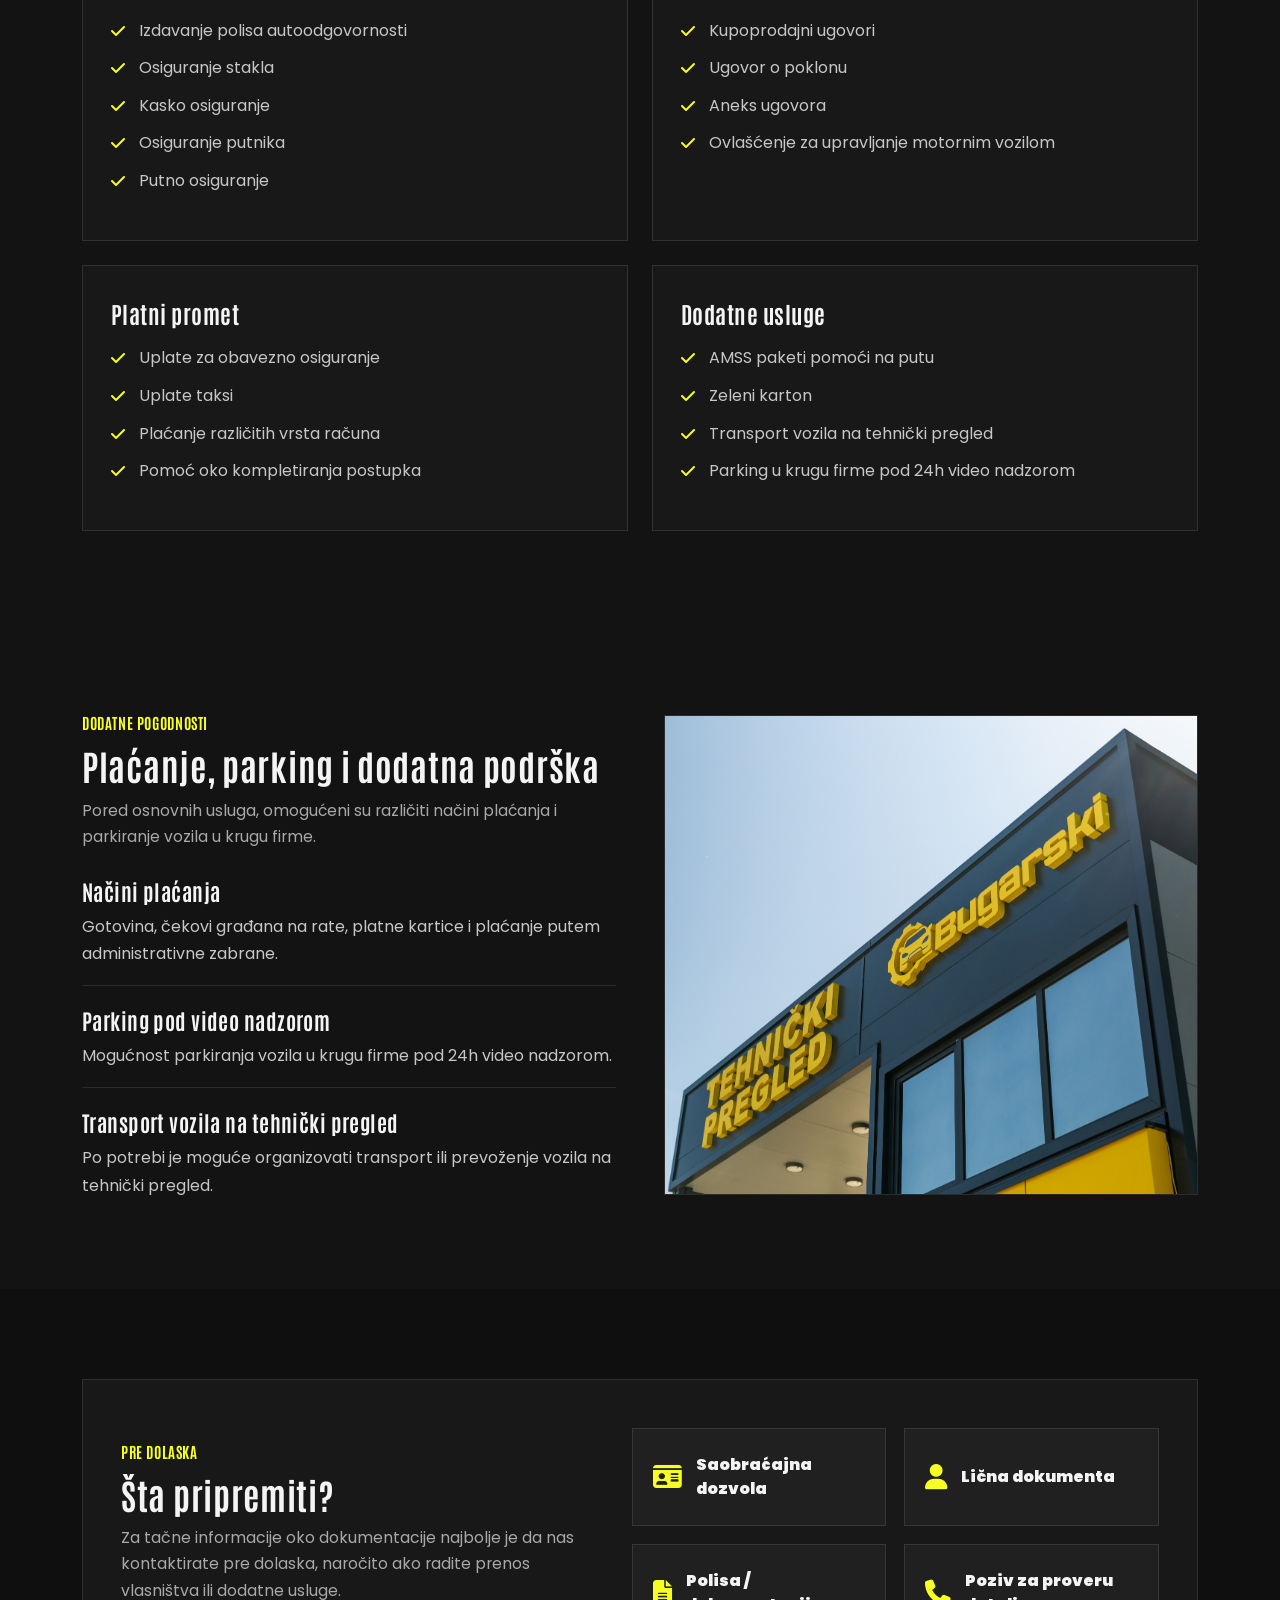
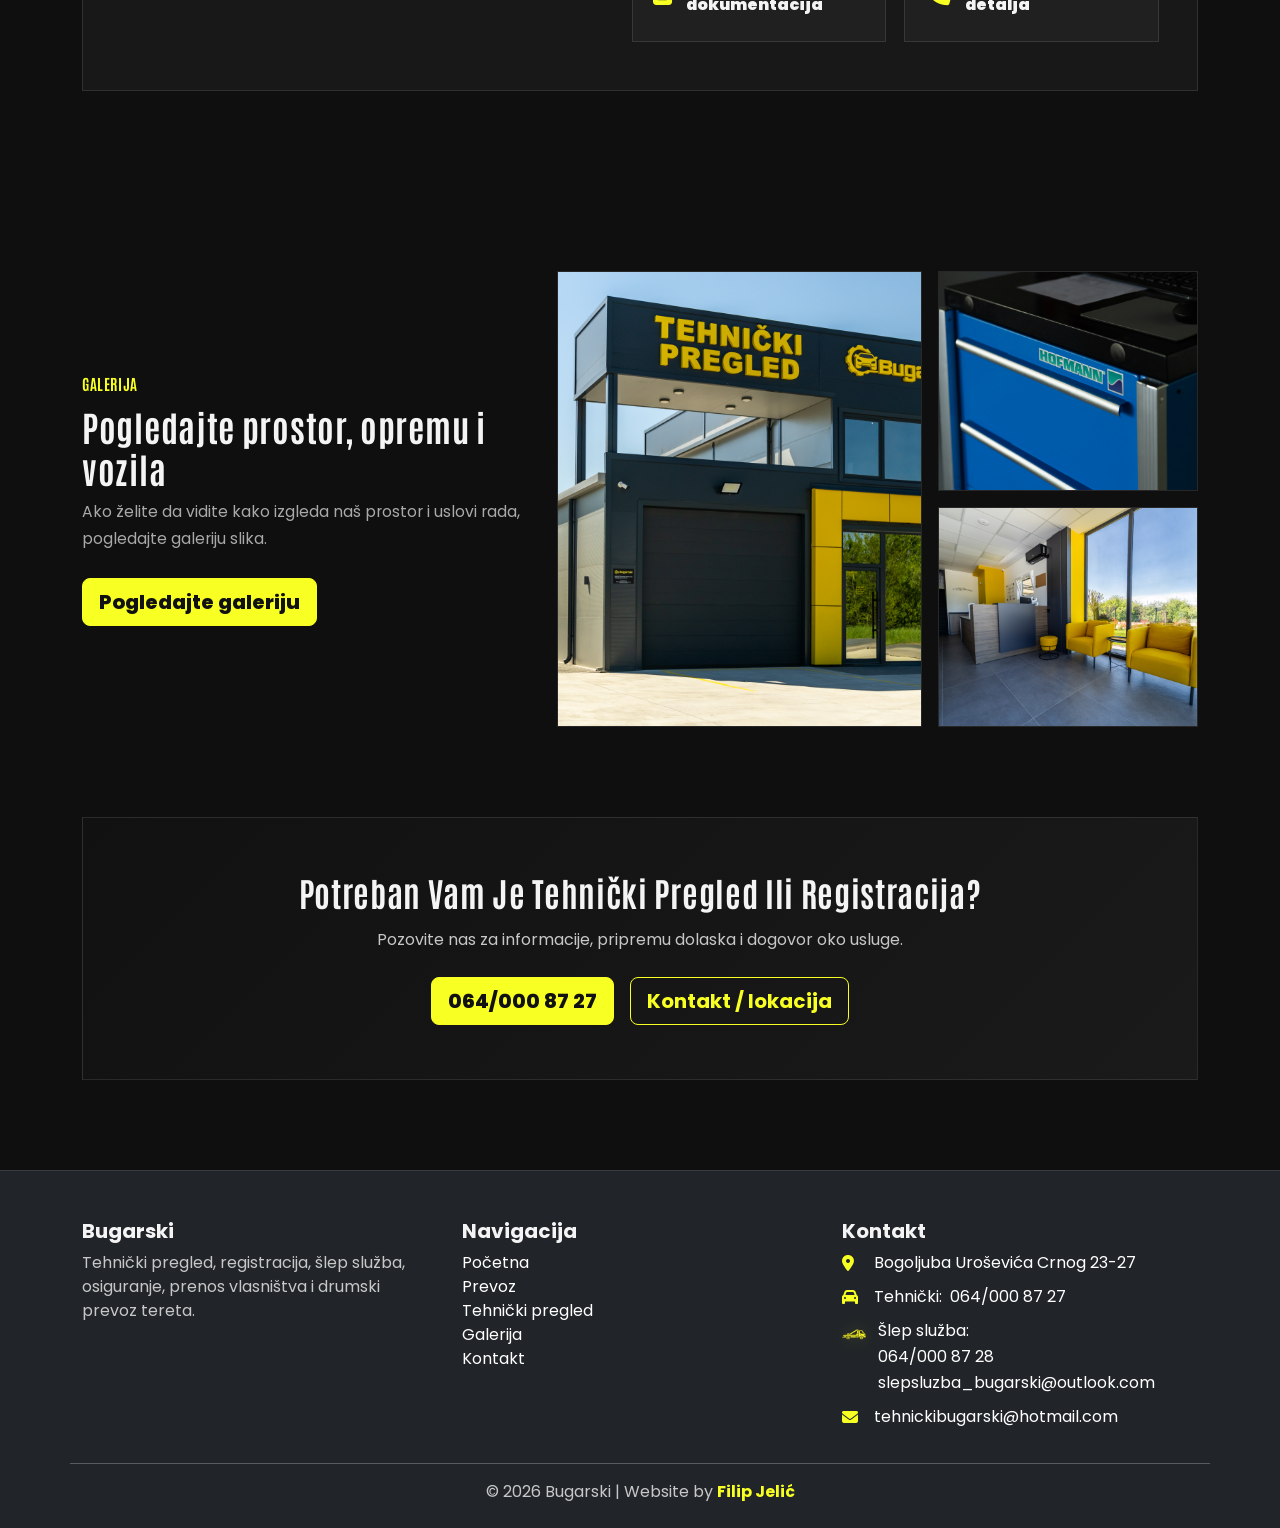
<file: tehnicki-pregled.html>
<!DOCTYPE html>
<html lang="sr">

<head>
  <meta charset="UTF-8">
  <meta name="viewport" content="width=device-width, initial-scale=1.0">

  <link rel="stylesheet" type="text/css" href="assets/css/bootstrap.css">
  <link rel="stylesheet" type="text/css" href="assets/aos-master/dist/aos.css">
  <link rel="stylesheet" type="text/css" href="assets/css/style.css">
  <link rel="stylesheet" href="https://cdnjs.cloudflare.com/ajax/libs/font-awesome/6.5.0/css/all.min.css">

  <meta name="description" content="Bugarski tehnički pregled vozila, registracija, osiguranje, prenos vlasništva, platni promet, AMSS paketi i zeleni karton.">
  <meta name="keywords" content="Bugarski, tehnički pregled, registracija vozila, osiguranje, zeleni karton, prenos vlasništva">
  <meta name="author" content="Bugarski">

  <link rel="icon" href="assets/img/favicon.ico">
  <title>Bugarski | Tehnički pregled vozila</title>
</head>

<body>

  <div id="pageLoader">
    <div class="loader-spinner"></div>
  </div>

  <div id="navbar" class="sticky-top"></div>

  <section class="hero tehnicki-hero tehnicki-hero-strong">
    <div class="container">
      <div class="row align-items-center min-vh-70">
        <div class="col-lg-8 text-white" data-aos="fade-right">

          <span class="hero-kicker">Bugarski tehnički pregled</span>

          <h1 class="display-3 fw-bold hero-title-custom">
            Tehnički pregled, registracija i dokumentacija bez komplikacija
          </h1>

          <p class="hero-description-custom">
            Završite tehnički pregled, registraciju, osiguranje, prenos vlasništva,
            uplate i dodatne usluge na jednom mestu.
          </p>

          <div class="hero-buttons-custom">
            <a href="tel:+381640008727" class="btn btn-warning btn-lg">
              Pozovite: 064/000 87 27
            </a>

            <a href="kontakt.html" class="btn btn-outline-light btn-lg">
              Kako do nas
            </a>
          </div>

        </div>
      </div>
    </div>
  </section>

  <section class="prevoz-highlights">
    <div class="container">
      <div class="row g-0 highlight-row">

        <div class="col-6 col-lg-3">
          <div class="highlight-item">
            <i class="fa-solid fa-car-side"></i>
            <span>Tehnički pregled</span>
          </div>
        </div>

        <div class="col-6 col-lg-3">
          <div class="highlight-item">
            <i class="fa-solid fa-id-card"></i>
            <span>Registracija</span>
          </div>
        </div>

        <div class="col-6 col-lg-3">
          <div class="highlight-item">
            <i class="fa-solid fa-shield-halved"></i>
            <span>Osiguranje</span>
          </div>
        </div>

        <div class="col-6 col-lg-3">
          <div class="highlight-item">
            <i class="fa-solid fa-file-signature"></i>
            <span>Prenos vlasništva</span>
          </div>
        </div>

      </div>
    </div>
  </section>

  <section class="technical-showcase-section">
    <div class="container">
      <div class="row g-4 align-items-stretch">

        <div class="col-lg-5" data-aos="fade-right">
          <div class="technical-showcase-content">
            <span class="section-kicker">Sve na jednom mestu</span>

            <h2 class="section-title">
              Brži i jednostavniji proces za vlasnike vozila
            </h2>

            <p class="section-subtitle">
              Cilj je da dolazak na tehnički pregled bude jasan, organizovan i bez nepotrebnog gubljenja vremena.
            </p>

            <div class="technical-mini-list">
              <div>
                <i class="fa-solid fa-check"></i>
                <span>Pregled vozila za registraciju</span>
              </div>

              <div>
                <i class="fa-solid fa-check"></i>
                <span>Izdavanje nalepnica pre odlaska u MUP</span>
              </div>

              <div>
                <i class="fa-solid fa-check"></i>
                <span>Osiguranje i prateća dokumentacija</span>
              </div>

              <div>
                <i class="fa-solid fa-check"></i>
                <span>Uplate i administrativne usluge</span>
              </div>
            </div>
          </div>
        </div>

        <div class="col-lg-7" data-aos="fade-left">
          <div class="technical-photo-grid">
            <div class="technical-photo technical-photo-large">
              <img src="assets/img/9L1A9893.jpg" alt="Bugarski tehnički pregled vozila">
            </div>
            <div class="technical-photo">
              <img src="assets/img/9L1A9813.jpg" alt="Bugarski tehnički pregled">
            </div>

            <div class="technical-photo">
              <img src="assets/img/9L1A9938-HDR.jpg" alt="Objekat tehničkog pregleda">
            </div>
            <div class="technical-photo">
              <img src="assets/img/9L1A9929.jpg" alt="Pregled vozila">
            </div>

            <div class="technical-photo">
              <img src="assets/img/9L1A9920.jpg" alt="Registracija vozila">
            </div>

            
          </div>
        </div>

      </div>
    </div>
  </section>

  <section class="technical-services-section">
    <div class="container">

      <div class="text-center mb-5" data-aos="fade-up">
        <span class="section-kicker">Usluge</span>
        <h2 class="section-title">Šta možete završiti kod nas?</h2>
        <p class="section-subtitle">
          Tehnički pregled, registracija, osiguranje, ugovori i uplate — praktično i organizovano.
        </p>
      </div>

      <div class="row g-4">

        <div class="col-md-6 col-lg-4" data-aos="fade-up">
          <div class="service-card">
            <i class="fa-solid fa-clipboard-check"></i>
            <h3>Tehnički pregled vozila</h3>
            <p>
              Pouzdan i profesionalan tehnički pregled vozila za potrebe registracije.
            </p>
          </div>
        </div>

        <div class="col-md-6 col-lg-4" data-aos="fade-up" data-aos-delay="80">
          <div class="service-card">
            <i class="fa-solid fa-car-burst"></i>
            <h3>Registracija vozila</h3>
            <p>
              Podrška u postupku registracije i izdavanje nalepnica pre odlaska u MUP.
            </p>
          </div>
        </div>

        <div class="col-md-6 col-lg-4" data-aos="fade-up" data-aos-delay="160">
          <div class="service-card">
            <i class="fa-solid fa-shield-halved"></i>
            <h3>Osiguranje</h3>
            <p>
              Autoodgovornost, osiguranje stakla, kasko, putno osiguranje i osiguranje putnika.
            </p>
          </div>
        </div>

        <div class="col-md-6 col-lg-4" data-aos="fade-up">
          <div class="service-card">
            <i class="fa-solid fa-file-signature"></i>
            <h3>Prenos vlasništva</h3>
            <p>
              Kupoprodajni ugovori, ugovor o poklonu, aneks ugovora i ovlašćenja.
            </p>
          </div>
        </div>

        <div class="col-md-6 col-lg-4" data-aos="fade-up" data-aos-delay="80">
          <div class="service-card">
            <i class="fa-solid fa-money-bill-transfer"></i>
            <h3>Platni promet</h3>
            <p>
              Uplate za obavezno osiguranje, takse i mogućnost plaćanja različitih vrsta računa.
            </p>
          </div>
        </div>

        <div class="col-md-6 col-lg-4" data-aos="fade-up" data-aos-delay="160">
          <div class="service-card">
            <i class="fa-solid fa-road-circle-check"></i>
            <h3>AMSS i zeleni karton</h3>
            <p>
              AMSS paketi pomoći na putu i zeleni karton kao dodatne usluge za vozače.
            </p>
          </div>
        </div>

      </div>

    </div>
  </section>

  <section class="technical-process-section">
    <div class="container">
      <div class="text-center mb-5" data-aos="fade-up">
        <span class="section-kicker">Proces</span>
        <h2 class="section-title">Kako izgleda dolazak?</h2>
        <p class="section-subtitle">
          Jednostavan tok usluge, od dolaska do završene dokumentacije.
        </p>
      </div>

      <div class="row g-4">

        <div class="col-md-6 col-lg-3" data-aos="fade-up">
          <div class="process-card">
            <span>01</span>
            <h3>Dolazak vozilom</h3>
            <p>Dovezete vozilo i dobijate jasne informacije o daljoj proceduri.</p>
          </div>
        </div>

        <div class="col-md-6 col-lg-3" data-aos="fade-up" data-aos-delay="80">
          <div class="process-card">
            <span>02</span>
            <h3>Pregled vozila</h3>
            <p>Vozilo prolazi kroz proveru tehničke ispravnosti i potrebne kontrole.</p>
          </div>
        </div>

        <div class="col-md-6 col-lg-3" data-aos="fade-up" data-aos-delay="160">
          <div class="process-card">
            <span>03</span>
            <h3>Dokumentacija</h3>
            <p>Završavaju se prateći papiri, osiguranje, uplate i potrebni obrasci.</p>
          </div>
        </div>

        <div class="col-md-6 col-lg-3" data-aos="fade-up" data-aos-delay="240">
          <div class="process-card">
            <span>04</span>
            <h3>Završetak</h3>
            <p>Dobijate sve potrebne informacije i završavate postupak bez komplikacija.</p>
          </div>
        </div>

      </div>
    </div>
  </section>

  <section class="technical-deep-section">
    <div class="container">
      <div class="text-center mb-5" data-aos="fade-up">
        <span class="section-kicker">Kompletna usluga</span>
        <h2 class="section-title">Više od samog tehničkog pregleda</h2>
        <p class="section-subtitle">
          Kod nas možete završiti i veliki deo prateće dokumentacije, osiguranja i uplata.
        </p>
      </div>

      <div class="row g-4">

        <div class="col-lg-6" data-aos="fade-right">
          <div class="technical-detail-box">
            <h3>Osiguranje</h3>

            <ul>
              <li>Izdavanje polisa autoodgovornosti</li>
              <li>Osiguranje stakla</li>
              <li>Kasko osiguranje</li>
              <li>Osiguranje putnika</li>
              <li>Putno osiguranje</li>
            </ul>
          </div>
        </div>

        <div class="col-lg-6" data-aos="fade-left">
          <div class="technical-detail-box">
            <h3>Prenos vlasništva</h3>

            <ul>
              <li>Kupoprodajni ugovori</li>
              <li>Ugovor o poklonu</li>
              <li>Aneks ugovora</li>
              <li>Ovlašćenje za upravljanje motornim vozilom</li>
            </ul>
          </div>
        </div>

        <div class="col-lg-6" data-aos="fade-right">
          <div class="technical-detail-box">
            <h3>Platni promet</h3>

            <ul>
              <li>Uplate za obavezno osiguranje</li>
              <li>Uplate taksi</li>
              <li>Plaćanje različitih vrsta računa</li>
              <li>Pomoć oko kompletiranja postupka</li>
            </ul>
          </div>
        </div>

        <div class="col-lg-6" data-aos="fade-left">
          <div class="technical-detail-box">
            <h3>Dodatne usluge</h3>

            <ul>
              <li>AMSS paketi pomoći na putu</li>
              <li>Zeleni karton</li>
              <li>Transport vozila na tehnički pregled</li>
              <li>Parking u krugu firme pod 24h video nadzorom</li>
            </ul>
          </div>
        </div>

      </div>
    </div>
  </section>

  <section class="transport-section transport-section-alt">
    <div class="container">
      <div class="row align-items-center g-5">

        <div class="col-lg-6 order-2 order-lg-1" data-aos="fade-right">
          <div class="transport-content">
            <span class="section-kicker">Dodatne pogodnosti</span>

            <h2 class="section-title">
              Plaćanje, parking i dodatna podrška
            </h2>

            <p class="section-subtitle">
              Pored osnovnih usluga, omogućeni su različiti načini plaćanja i parkiranje vozila u krugu firme.
            </p>

            <div class="transport-list">

              <div class="transport-list-item">
                <h3>Načini plaćanja</h3>
                <p>
                  Gotovina, čekovi građana na rate, platne kartice i plaćanje putem administrativne zabrane.
                </p>
              </div>

              <div class="transport-list-item">
                <h3>Parking pod video nadzorom</h3>
                <p>
                  Mogućnost parkiranja vozila u krugu firme pod 24h video nadzorom.
                </p>
              </div>

              <div class="transport-list-item">
                <h3>Transport vozila na tehnički pregled</h3>
                <p>
                  Po potrebi je moguće organizovati transport ili prevoženje vozila na tehnički pregled.
                </p>
              </div>

            </div>
          </div>
        </div>

        <div class="col-lg-6 order-1 order-lg-2" data-aos="fade-left">
          <div class="transport-image technical-card-image">
            <img src="assets/img/9L1A9804.jpg" alt="Bugarski tehnički pregled objekat" class="img-fluid">
          </div>
        </div>

      </div>
    </div>
  </section>

  <section class="technical-checklist-section">
    <div class="container">
      <div class="technical-checklist-box" data-aos="fade-up">

        <div>
          <span class="section-kicker">Pre dolaska</span>

          <h2 class="section-title">
            Šta pripremiti?
          </h2>

          <p class="section-subtitle">
            Za tačne informacije oko dokumentacije najbolje je da nas kontaktirate pre dolaska,
            naročito ako radite prenos vlasništva ili dodatne usluge.
          </p>
        </div>

        <div class="technical-checklist-grid">
          <div>
            <i class="fa-solid fa-id-card"></i>
            <span>Saobraćajna dozvola</span>
          </div>

          <div>
            <i class="fa-solid fa-user"></i>
            <span>Lična dokumenta</span>
          </div>

          <div>
            <i class="fa-solid fa-file-lines"></i>
            <span>Polisa / dokumentacija</span>
          </div>

          <div>
            <i class="fa-solid fa-phone"></i>
            <span>Poziv za proveru detalja</span>
          </div>
        </div>

      </div>
    </div>
  </section>

  <section class="technical-gallery-promo">
    <div class="container">
      <div class="row align-items-center g-4">

        <div class="col-lg-5" data-aos="fade-right">
          <span class="section-kicker">Galerija</span>

          <h2 class="section-title">
            Pogledajte prostor, opremu i vozila
          </h2>

          <p class="section-subtitle">
            Ako želite da vidite kako izgleda naš prostor i uslovi rada, pogledajte galeriju slika.
          </p>

          <a href="galerija.html" class="btn btn-warning btn-lg">
            Pogledajte galeriju
          </a>
        </div>

        <div class="col-lg-7" data-aos="fade-left">
          <div class="technical-wide-gallery">
            <img src="assets/img/9L1A9788-HDR.jpg" alt="Tehnički pregled">
            <img src="assets/img/9L1A9920.jpg" alt="Vozilo">
            <img src="assets/img/9L1A9938-HDR.jpg" alt="Usluge tehničkog pregleda">
          </div>
        </div>

      </div>
    </div>
  </section>

  <section class="prevoz-cta">
    <div class="container">
      <div class="prevoz-cta-box text-center" data-aos="fade-up">

        <h2>
          Potreban Vam Je Tehnički Pregled Ili Registracija?
        </h2>

        <p>
          Pozovite nas za informacije, pripremu dolaska i dogovor oko usluge.
        </p>

        <div class="d-flex justify-content-center flex-wrap gap-3 mt-4">
          <a href="tel:+381640008727" class="btn btn-warning btn-lg">
            064/000 87 27
          </a>

          <a href="kontakt.html" class="btn btn-outline-light btn-lg">
            Kontakt / lokacija
          </a>
        </div>

      </div>
    </div>
  </section>

  <div id="footer"></div>

  <script type="text/javascript" src="assets/js/jquery.js"></script>
  <script type="text/javascript" src="assets/js/bootstrap.bundle.js"></script>
  <script type="text/javascript" src="assets/aos-master/dist/aos.js"></script>
  <script type="text/javascript" src="assets/js/script.js"></script>

</body>

</html>
</file>
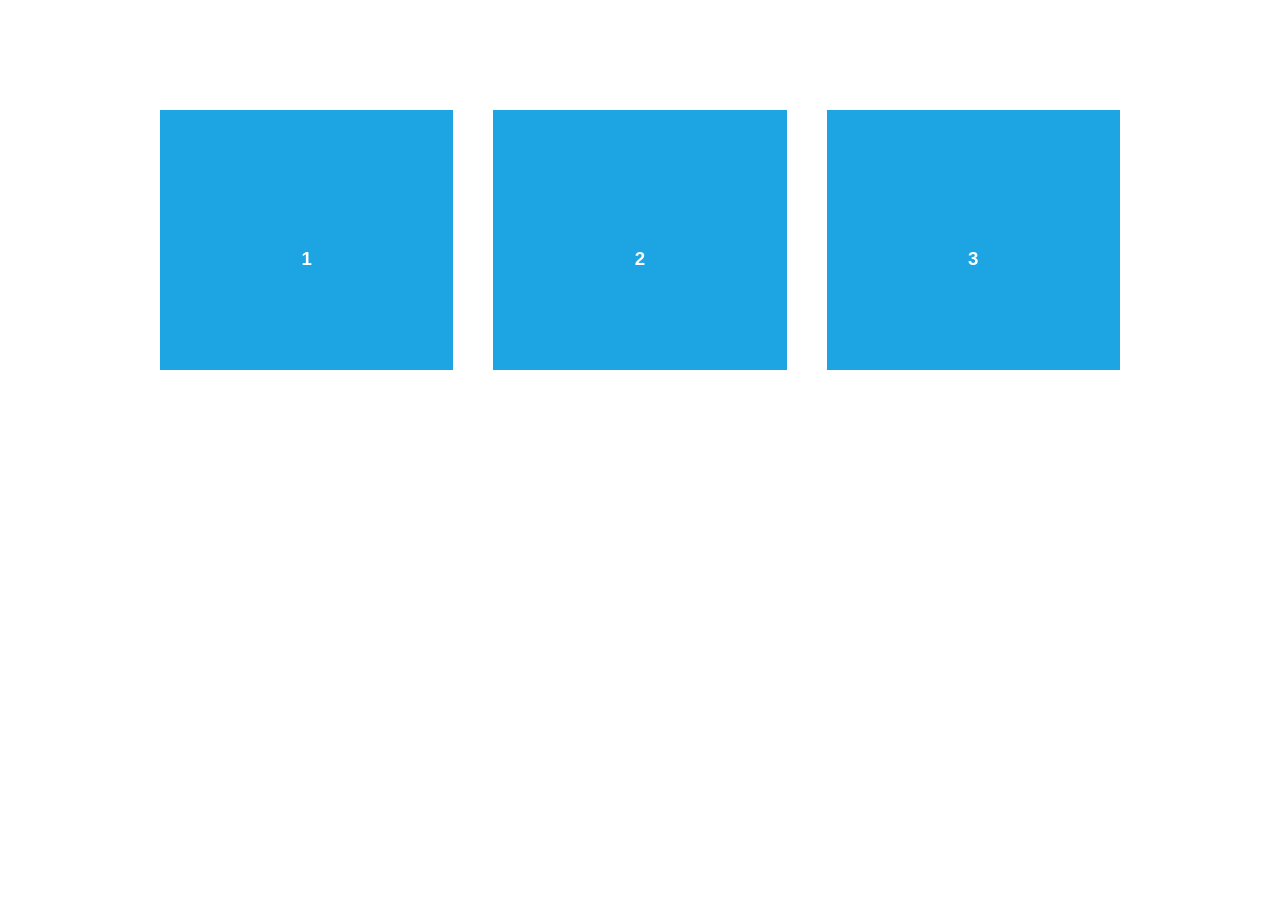
<file: assets/aos-master/demo/async.html>
<!DOCTYPE html>
<html>
  <head>
    <meta charset="utf-8">
    <title>AOS - Animate on scroll library</title>
    <meta name="viewport" content="width=device-width">
    <link rel="stylesheet" href="css/styles.css" />
    <link rel="stylesheet" href="../dist/aos.css" />
  </head>
  <body>
    <div id="aos-demo" class="aos-all"></div>

    <script src="../dist/aos.js"></script>
    <script>
      AOS.init({
        easing: 'ease-in-out-sine'
      });

      setInterval(addItem, 300);

      var itemsCounter = 1;
      var container = document.getElementById('aos-demo');

      function addItem () {
        if (itemsCounter > 42) return;
        var item = document.createElement('div');
        item.classList.add('aos-item');
        item.setAttribute('data-aos', 'fade-up');
        item.innerHTML = '<div class="aos-item__inner"><h3>' + itemsCounter + '</h3></div>';
        container.appendChild(item);
        itemsCounter++;
      }
    </script>
  </body>
</html>
</file>
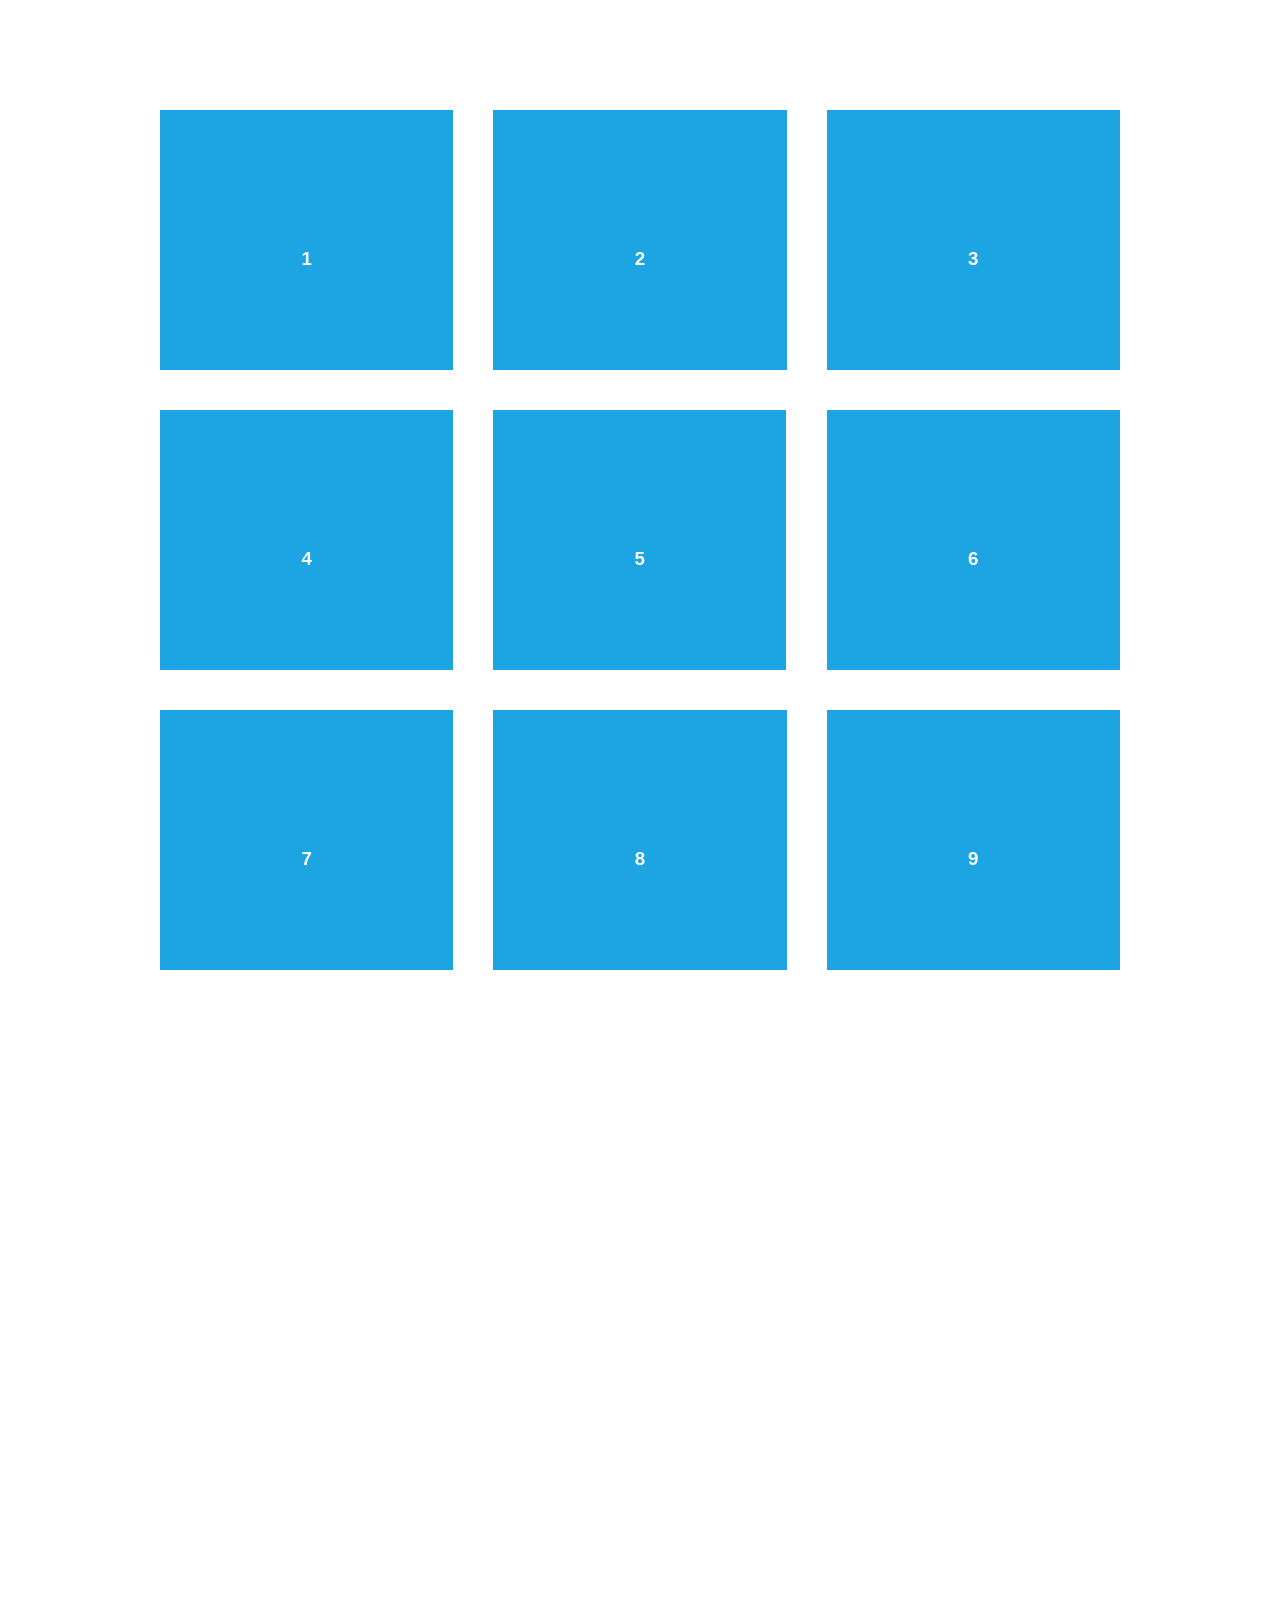
<file: assets/aos-master/demo/simple.html>
<!DOCTYPE html>
<html>
  <head>
    <meta charset="utf-8">
    <title>AOS - Animate on scroll library</title>
    <meta name="viewport" content="width=device-width">
    <link rel="stylesheet" href="css/styles.css" />
    <link rel="stylesheet" href="../dist/aos.css" />
    <!--[if lt IE 9]>
    <script src="//html5shiv.googlecode.com/svn/trunk/html5.js"></script>
    <![endif]-->
  </head>
  <body>
    <div id="transcroller-body" class="aos-all">
      <div class="aos-item" data-aos="fade-up">
        <div class="aos-item__inner"><h3>1</h3></div>
      </div>
      <div class="aos-item" data-aos="fade-down">
        <div class="aos-item__inner"><h3>2</h3></div>
      </div>
      <div class="aos-item" data-aos="zoom-out-down">
        <div class="aos-item__inner"><h3>3</h3></div>
      </div>
      <div class="aos-item" data-aos="flip-down">
        <div class="aos-item__inner"><h3>4</h3></div>
      </div>
      <div class="aos-item" data-aos="flip-up">
        <div class="aos-item__inner"><h3>5</h3></div>
      </div>
      <div class="aos-item" data-aos="fade-down">
        <div class="aos-item__inner"><h3>6</h3></div>
      </div>
      <div class="aos-item" data-aos="fade-in">
        <div class="aos-item__inner"><h3>7</h3></div>
      </div>
      <div class="aos-item" data-aos="fade-down">
        <div class="aos-item__inner"><h3>8</h3></div>
      </div>
      <div class="aos-item" data-aos="fade-in">
        <div class="aos-item__inner"><h3>9</h3></div>
      </div>
      <div class="aos-item" data-aos="fade-down">
        <div class="aos-item__inner"><h3>10</h3></div>
      </div>
      <div class="aos-item" data-aos="fade-up">
        <div class="aos-item__inner"><h3>11</h3></div>
      </div>
      <div class="aos-item" data-aos="fade-down">
        <div class="aos-item__inner"><h3>12</h3></div>
      </div>
      <div class="aos-item" data-aos="fade-in">
        <div class="aos-item__inner"><h3>13</h3></div>
      </div>
      <div class="aos-item" data-aos="fade-up">
        <div class="aos-item__inner"><h3>14</h3></div>
      </div>
      <div class="aos-item" data-aos="fade-in">
        <div class="aos-item__inner"><h3>15</h3></div>
      </div>
      <div class="aos-item" data-aos="fade-up">
        <div class="aos-item__inner"><h3>16</h3></div>
      </div>
      <div class="aos-item" data-aos="fade-down">
        <div class="aos-item__inner"><h3>17</h3></div>
      </div>
      <div class="aos-item" data-aos="fade-up">
        <div class="aos-item__inner"><h3>18</h3></div>
      </div>
      <div class="aos-item" data-aos="zoom-out">
        <div class="aos-item__inner"><h3>19</h3></div>
      </div>
      <div class="aos-item" data-aos="fade-up">
        <div class="aos-item__inner"><h3>20</h3></div>
      </div>
      <div class="aos-item" data-aos="zoom-out">
        <div class="aos-item__inner"><h3>21</h3></div>
      </div>
      <div class="aos-item" data-aos="fade-in">
        <div class="aos-item__inner"><h3>22</h3></div>
      </div>
      <div class="aos-item" data-aos="zoom-out-up">
        <div class="aos-item__inner"><h3>23</h3></div>
      </div>
      <div class="aos-item" data-aos="zoom-out-down">
        <div class="aos-item__inner"><h3>24</h3></div>
      </div>
      <div class="aos-item" data-aos="fade-in">
        <div class="aos-item__inner"><h3>25</h3></div>
      </div>
      <div class="aos-item" data-aos="fade-in">
        <div class="aos-item__inner"><h3>26</h3></div>
      </div>
      <div class="aos-item" data-aos="fade-in">
        <div class="aos-item__inner"><h3>27</h3></div>
      </div>
      <div class="aos-item" data-aos="fade-in">
        <div class="aos-item__inner"><h3>28</h3></div>
      </div>
      <div class="aos-item" data-aos="fade-in">
        <div class="aos-item__inner"><h3>29</h3></div>
      </div>
      <div class="aos-item" data-aos="fade-in">
        <div class="aos-item__inner"><h3>30</h3></div>
      </div>
      <div class="aos-item" data-aos="fade-in">
        <div class="aos-item__inner"><h3>31</h3></div>
      </div>
      <div class="aos-item" data-aos="fade-in">
        <div class="aos-item__inner"><h3>32</h3></div>
      </div>
      <div class="aos-item" data-aos="fade-in">
        <div class="aos-item__inner"><h3>33</h3></div>
      </div>
      <div class="aos-item" data-aos="fade-in">
        <div class="aos-item__inner"><h3>34</h3></div>
      </div>
      <div class="aos-item" data-aos="fade-in">
        <div class="aos-item__inner"><h3>35</h3></div>
      </div>
      <div class="aos-item" data-aos="fade-in">
        <div class="aos-item__inner"><h3>36</h3></div>
      </div>
      <div class="aos-item" data-aos="fade-in">
        <div class="aos-item__inner"><h3>37</h3></div>
      </div>
      <div class="aos-item" data-aos="fade-in">
        <div class="aos-item__inner"><h3>38</h3></div>
      </div>
      <div class="aos-item" data-aos="fade-in">
        <div class="aos-item__inner"><h3>39</h3></div>
      </div>
      <div class="aos-item" data-aos="fade-in">
        <div class="aos-item__inner"><h3>40</h3></div>
      </div>
      <div class="aos-item" data-aos="fade-in">
        <div class="aos-item__inner"><h3>41</h3></div>
      </div>
      <div class="aos-item" data-aos="fade-in">
        <div class="aos-item__inner"><h3>42</h3></div>
      </div>
    </div>

    <script src="../dist/aos.js"></script>
    <script>
      AOS.init({
        easing: 'ease-in-out-sine'
      });
    </script>

    <!-- <script src="//cdnjs.cloudflare.com/ajax/libs/require.js/2.1.11/require.min.js"></script>
    <script>
      requirejs.config({
          baseUrl: '../dist',
      });

      require(['aos'], function(AOS){
          AOS.init({
              easing: 'ease-in-out-sine'
          });
      });
    </script> -->
  </body>
</html>
</file>
<file: assets/css/style.css>
@import url("https://fonts.googleapis.com/css2?family=Antonio:wght@400;500;600;700&family=Poppins:wght@300;400;500;600;700;800&display=swap");
* {
  margin: 0;
  padding: 0;
  box-sizing: border-box;
  scroll-behavior: smooth;
}

html,
body {
  overflow-x: hidden;
}

body {
  background: #0f0f0f;
  color: #c7c7c7;
  font-family: "Poppins", sans-serif;
}

h1,
h2,
h3,
.hero-title-custom,
.section-title,
.gallery-page-title,
.prevoz-cta-box h2,
.final-cta-section h2,
.quick-contact-item span,
.hero-kicker,
.section-kicker {
  font-family: "Antonio", sans-serif;
  letter-spacing: 0.02em;
}

::-moz-selection {
  background: #F8FF22;
  color: #111;
}

::selection {
  background: #F8FF22;
  color: #111;
}

.section {
  padding: 100px 0;
}

.text-yellow {
  color: #F8FF22 !important;
}

.section-title {
  font-size: 2.2rem;
  font-weight: 800;
  color: #f4f4f4;
  margin-bottom: 10px;
  line-height: 1.2;
}

.section-subtitle {
  font-size: 0.98rem;
  color: #a9a9a9;
  margin-bottom: 25px;
  line-height: 1.7;
}

.section-kicker {
  display: inline-block;
  font-size: 0.95rem;
  font-weight: 800;
  color: #F8FF22;
  text-transform: uppercase;
  letter-spacing: 0.04em;
  margin-bottom: 10px;
}

.footer-line {
  display: flex;
  align-items: center;
  gap: 12px;
  margin-bottom: 10px;
}

.footer-line-top {
  align-items: flex-start;
}

.icon-footer,
.footer-custom-icon {
  width: 20px;
  min-width: 20px;
  display: flex;
  justify-content: center;
  align-items: center;
  color: #F8FF22;
}

.footer-custom-icon {
  height: 20px;
  -o-object-fit: contain;
     object-fit: contain;
}

.footer-inline {
  display: flex;
  align-items: center;
  gap: 8px;
  flex-wrap: wrap;
}

.footer-contact-content {
  display: flex;
  flex-direction: column;
  gap: 2px;
}

.footer-contact-content a {
  word-break: break-word;
}

.footer-contact-row > i,
.footer-custom-icon {
  width: 20px;
  min-width: 20px;
  display: flex;
  justify-content: center;
  align-items: center;
  margin-top: 3px;
}

.footer-contact-content {
  display: flex;
  flex-direction: column;
  gap: 2px;
}

.footer-custom-icon {
  width: 24px;
  height: 24px;
  -o-object-fit: contain;
     object-fit: contain;
  flex-shrink: 0;
  filter: drop-shadow(0 0 8px rgba(248, 255, 34, 0.18));
}

.icon-footer {
  color: #F8FF22;
}

p,
li {
  color: #c7c7c7;
}

.btn-warning {
  background: #F8FF22;
  border-color: #F8FF22;
  color: #111;
  font-weight: 800;
  transition: all 0.25s ease;
}
.btn-warning:hover, .btn-warning:focus {
  background: #f4f4f4;
  border-color: #f4f4f4;
  color: #111;
  transform: translateY(-2px);
  box-shadow: 0 0 24px rgba(248, 255, 34, 0.22);
}

.btn-outline-light,
.btn-outline-warning {
  color: #F8FF22;
  border-color: #F8FF22;
  font-weight: 700;
}
.btn-outline-light:hover, .btn-outline-light:focus,
.btn-outline-warning:hover,
.btn-outline-warning:focus {
  background: #F8FF22;
  border-color: #F8FF22;
  color: #111;
  box-shadow: 0 0 24px rgba(248, 255, 34, 0.22);
}

.service-btn {
  font-weight: 700;
  padding: 10px 22px;
  border-radius: 4px;
}

#pageLoader {
  position: fixed;
  inset: 0;
  width: 100%;
  height: 100%;
  background: #070707;
  display: flex;
  justify-content: center;
  align-items: center;
  z-index: 99999;
  transition: opacity 0.3s ease;
}

.loader-spinner {
  width: 60px;
  height: 60px;
  border: 5px solid rgba(255, 255, 255, 0.12);
  border-top: 5px solid #F8FF22;
  border-radius: 50%;
  animation: spin 0.8s linear infinite;
}

@keyframes spin {
  0% {
    transform: rotate(0deg);
  }
  100% {
    transform: rotate(360deg);
  }
}
.loader-hide {
  opacity: 0;
  pointer-events: none;
}

.navbar {
  background: rgba(10, 10, 10, 0.82) !important;
  backdrop-filter: blur(14px);
  -webkit-backdrop-filter: blur(14px);
  border-bottom: 1px solid rgba(255, 255, 255, 0.06);
  transition: background 0.3s ease, border-color 0.3s ease, padding 0.3s ease;
  padding: 14px 0;
  z-index: 9999;
}

.navbar-dark .navbar-nav .nav-link {
  color: rgba(244, 244, 244, 0.82);
}
.navbar-dark .navbar-nav .nav-link:hover, .navbar-dark .navbar-nav .nav-link:focus {
  color: #F8FF22;
}

.navbar-logo img {
  height: 52px;
  width: auto;
  display: block;
  -o-object-fit: contain;
     object-fit: contain;
}

footer {
  background: #1b2225 !important;
  border-top: 1px solid rgba(255, 255, 255, 0.1);
}
footer h5 {
  color: #f4f4f4;
}
footer p,
footer li,
footer a {
  color: #c7c7c7;
}
footer a:hover {
  color: #F8FF22 !important;
}

.footer-author-link {
  color: #F8FF22 !important;
  text-decoration: none;
  font-weight: 700;
  transition: all 0.25s ease;
}
.footer-author-link:hover {
  color: #54A496 !important;
  text-shadow: 0 0 12px rgba(248, 255, 34, 0.35);
}

.hero {
  min-height: 70vh;
  display: flex;
  align-items: center;
  position: relative;
  background: url("../img/truck.png") center/cover no-repeat;
}
.hero::before {
  content: "";
  position: absolute;
  inset: 0;
  background: rgba(0, 0, 0, 0.62);
}
.hero .container {
  position: relative;
  z-index: 2;
}

.min-vh-70 {
  min-height: 72vh;
}

.hero-kicker {
  display: inline-block;
  color: #F8FF22;
  font-weight: 900;
  text-transform: uppercase;
  letter-spacing: 0.08em;
  margin-bottom: 14px;
}

.hero-title-custom {
  max-width: 920px;
  line-height: 1.05;
  color: #f4f4f4;
}

.hero-description-custom {
  max-width: 760px;
  margin-top: 18px;
  font-size: 1.18rem;
  line-height: 1.7;
  color: #eeeeee;
}

.hero-actions,
.hero-buttons-custom,
.final-cta-actions {
  display: flex;
  flex-wrap: wrap;
  gap: 14px;
}

.hero-buttons-custom {
  margin-top: 28px;
}

.bugarski-hero {
  background: linear-gradient(110deg, rgba(0, 0, 0, 0.74), rgba(0, 0, 0, 0.64)), url("../img/9L1A9892.jpg") center/cover no-repeat;
  min-height: 72vh;
  display: flex;
  align-items: center;
  position: relative;
}
.bugarski-hero h1 {
  font-size: clamp(2.4rem, 6vw, 5rem);
  font-weight: 900;
  line-height: 1.05;
  max-width: 900px;
  margin-bottom: 20px;
  color: #f4f4f4;
  text-transform: uppercase;
  letter-spacing: 0.03em;
  text-transform: uppercase;
  letter-spacing: 0.015em;
  line-height: 1.12;
  font-weight: 700;
  font-feature-settings: "liga" off;
}
.bugarski-hero p {
  font-size: clamp(1rem, 2vw, 1.35rem);
  line-height: 1.7;
  color: #eeeeee;
  max-width: 760px;
  margin-bottom: 28px;
}

.prevoz-hero {
  background: linear-gradient(110deg, rgba(0, 0, 0, 0.64), rgba(0, 0, 0, 0.62)), url("../img/9L1A9892.jpg") center/cover no-repeat;
}

.tehnicki-hero,
.tehnicki-hero-strong {
  background: linear-gradient(110deg, rgba(0, 0, 0, 0.68), rgba(0, 0, 0, 0.62)), url("../img/9L1A9788-HDR.jpg") center/cover no-repeat;
}

.kontakt-hero {
  background: linear-gradient(110deg, rgba(0, 0, 0, 0.64), rgba(0, 0, 0, 0.62)), url("../img/9L1A9938-HDR.jpg") center/cover no-repeat;
}

.home-service-section,
.home-video-section,
.quick-contact-section,
.split-feature-section,
.payment-section,
.contact-section {
  background: #0f0f0f;
}

.home-service-section {
  padding: 0;
}

.home-service-box {
  background: #181818;
  border: 1px solid rgba(255, 255, 255, 0.1);
}

.home-service-left,
.home-service-right,
.technical-left,
.technical-right {
  padding: 42px 36px;
}

.service-main-image {
  margin-bottom: 26px;
}
.service-main-image img {
  width: 100%;
  height: 320px;
  -o-object-fit: cover;
     object-fit: cover;
  display: block;
  border: 1px solid rgba(255, 255, 255, 0.1);
}

.service-list,
.technical-list {
  display: flex;
  flex-direction: column;
}

.service-list {
  gap: 28px;
  height: 100%;
  justify-content: flex-start;
}

.technical-list {
  gap: 26px;
  margin-top: 6px;
  margin-bottom: 26px;
}

.service-item {
  display: flex;
  align-items: flex-start;
  gap: 18px;
  transition: all 0.3s;
}
.service-item:hover {
  transform: translateY(-5px);
}

.service-icon {
  min-width: 48px;
  font-size: 2rem;
  line-height: 1;
  color: #F8FF22;
}

.service-text h3 {
  font-size: 1.95rem;
  font-weight: 800;
  color: #f4f4f4;
  margin: 0 0 8px;
  line-height: 1.1;
}
.service-text p {
  margin: 0;
  font-size: 1rem;
  line-height: 1.5;
  color: #c7c7c7;
  max-width: 430px;
}

.technical-left-inner {
  height: 100%;
  display: flex;
  flex-direction: column;
}

.technical-gallery {
  display: flex;
  flex-direction: column;
  gap: 16px;
}

.gallery-item img {
  width: 100%;
  display: block;
  -o-object-fit: cover;
     object-fit: cover;
  border: 1px solid rgba(255, 255, 255, 0.1);
}

.gallery-item-lg img {
  height: 285px;
}

.gallery-grid-sm {
  display: grid;
  grid-template-columns: 1fr 1fr;
  gap: 16px;
}
.gallery-grid-sm .gallery-item img {
  height: 170px;
}

.quick-contact-section {
  padding: 0 0 70px;
}

.quick-contact-box {
  background: #181818;
  border: 1px solid rgba(255, 255, 255, 0.1);
  display: grid;
  grid-template-columns: repeat(4, 1fr);
  margin-top: -42px;
  position: relative;
  z-index: 5;
  box-shadow: 0 24px 60px rgba(0, 0, 0, 0.55);
}

.quick-contact-item {
  display: flex;
  align-items: center;
  gap: 16px;
  padding: 26px 22px;
  border-right: 1px solid rgba(255, 255, 255, 0.1);
  background: #181818;
}
.quick-contact-item:last-child {
  border-right: none;
}
.quick-contact-item i {
  font-size: 1.8rem;
  color: #F8FF22;
  min-width: 34px;
}
.quick-contact-item span {
  display: block;
  font-weight: 900;
  color: #f4f4f4;
  margin-bottom: 4px;
}
.quick-contact-item a,
.quick-contact-item p {
  margin: 0;
  color: #c7c7c7;
  text-decoration: none;
  line-height: 1.4;
}
.quick-contact-item a:hover {
  color: #F8FF22;
}

.services-overview-section {
  padding: 90px 0;
}
@media (max-width: 991.98px) {
  .services-overview-section {
    padding: 65px 0;
  }
}
.services-overview-section {
  background: #0f0f0f;
}

.service-card {
  background: #181818;
  border: 1px solid rgba(255, 255, 255, 0.1);
  transition: all 0.3s ease;
}
.service-card:hover {
  transform: translateY(-6px);
  border-color: rgba(248, 255, 34, 0.35);
  box-shadow: 0 24px 60px rgba(0, 0, 0, 0.55), 0 0 24px rgba(248, 255, 34, 0.22);
}
.service-card {
  height: 100%;
  padding: 34px 26px;
}
.service-card:hover {
  background: #202020;
}
.service-card i {
  font-size: 2.2rem;
  color: #F8FF22;
  margin-bottom: 20px;
}
.service-card h3 {
  font-size: 1.35rem;
  font-weight: 900;
  color: #f4f4f4;
  margin-bottom: 12px;
  line-height: 1.25;
}
.service-card p {
  margin: 0;
  color: #c7c7c7;
  line-height: 1.7;
}

.custom-service-icon {
  width: 50px;
  height: 50px;
  -o-object-fit: contain;
     object-fit: contain;
  display: block;
  filter: drop-shadow(0 0 10px rgba(248, 255, 34, 0.22));
}

.service-card:hover .custom-service-icon,
.highlight-item:hover .custom-service-icon,
.benefit-box:hover .custom-service-icon {
  transform: translateY(-2px) scale(1.04);
  filter: drop-shadow(0 0 16px rgba(248, 255, 34, 0.38));
}

.service-card .custom-service-icon,
.highlight-item .custom-service-icon,
.benefit-box .custom-service-icon {
  transition: all 0.25s ease;
}

.split-feature-section {
  padding: 0;
  background: #0f0f0f;
}

.split-feature-alt {
  background: #131313;
}

.split-feature-box {
  background: #181818;
  border: 1px solid rgba(255, 255, 255, 0.1);
}

.split-feature-image {
  overflow: hidden;
}
.split-feature-image img {
  transition: transform 0.35s ease, filter 0.35s ease;
}
.split-feature-image:hover img {
  transform: scale(1.04);
  filter: brightness(1.06) contrast(1.05);
}
.split-feature-image img {
  width: 100%;
  height: 100%;
  -o-object-fit: cover;
     object-fit: cover;
  display: block;
  min-height: 540px;
  transition: transform 0.45s ease, filter 0.45s ease;
}

.split-feature-content {
  padding: 58px 46px;
  background: #181818;
}

.feature-list {
  list-style: none;
  padding: 0;
  margin: 0 0 28px;
  display: flex;
  flex-direction: column;
  gap: 14px;
}
.feature-list li {
  display: flex;
  gap: 12px;
  align-items: flex-start;
  color: #c7c7c7;
  line-height: 1.6;
  font-weight: 600;
}
.feature-list i {
  color: #F8FF22;
  margin-top: 4px;
}

.payment-section {
  padding: 90px 0;
}
@media (max-width: 991.98px) {
  .payment-section {
    padding: 65px 0;
  }
}
.payment-section {
  background: #0f0f0f;
}

.payment-grid {
  display: grid;
  grid-template-columns: repeat(2, 1fr);
  gap: 18px;
}

.payment-item {
  background: #181818;
  border: 1px solid rgba(255, 255, 255, 0.1);
  transition: all 0.3s ease;
}
.payment-item:hover {
  transform: translateY(-4px);
  border-color: rgba(248, 255, 34, 0.35);
  box-shadow: 0 14px 34px rgba(0, 0, 0, 0.38), 0 0 24px rgba(248, 255, 34, 0.22);
}
.payment-item {
  padding: 26px 22px;
  display: flex;
  align-items: center;
  gap: 16px;
  min-height: 84px;
}
.payment-item i {
  font-size: 1.8rem;
  color: #F8FF22;
}
.payment-item span {
  font-weight: 900;
  color: #f4f4f4;
}

.prevoz-highlights {
  background: #0f0f0f;
  padding: 0;
}

.highlight-row {
  background: #181818;
  border: 1px solid rgba(255, 255, 255, 0.1);
  margin-top: -40px;
  position: relative;
  z-index: 3;
}

.highlight-item {
  min-height: 120px;
  display: flex;
  flex-direction: column;
  justify-content: center;
  align-items: center;
  gap: 12px;
  padding: 24px 18px;
  border-right: 1px solid rgba(255, 255, 255, 0.1);
  border-bottom: 1px solid rgba(255, 255, 255, 0.1);
  text-align: center;
  background: #181818;
}
.highlight-item i {
  font-size: 2rem;
  color: #F8FF22;
  padding: 9px 0px;
}
.highlight-item span {
  font-size: 1rem;
  font-weight: 800;
  color: #f4f4f4;
}

.transport-section {
  padding: 90px 0;
}
@media (max-width: 991.98px) {
  .transport-section {
    padding: 65px 0;
  }
}
.transport-section {
  background: #0f0f0f;
}

.transport-section-alt {
  background: #131313;
}

.transport-image img {
  width: 100%;
  height: 460px;
  -o-object-fit: cover;
     object-fit: cover;
  border: 1px solid rgba(255, 255, 255, 0.1);
  display: block;
}

.transport-content .section-title {
  margin-bottom: 12px;
}
.transport-content .section-subtitle {
  margin-bottom: 28px;
  max-width: 560px;
}

.transport-list {
  display: flex;
  flex-direction: column;
  gap: 22px;
}

.transport-list-item {
  padding-bottom: 18px;
  border-bottom: 1px solid rgba(255, 255, 255, 0.1);
}
.transport-list-item:last-child {
  border-bottom: none;
  padding-bottom: 0;
}
.transport-list-item h3 {
  font-size: 1.35rem;
  font-weight: 800;
  color: #f4f4f4;
  margin-bottom: 8px;
}
.transport-list-item p {
  margin: 0;
  font-size: 1rem;
  line-height: 1.7;
  color: #c7c7c7;
  max-width: 560px;
}

.prevoz-benefits {
  padding: 90px 0;
}
@media (max-width: 991.98px) {
  .prevoz-benefits {
    padding: 65px 0;
  }
}
.prevoz-benefits {
  background: #0f0f0f;
}

.benefit-box {
  background: #181818;
  border: 1px solid rgba(255, 255, 255, 0.1);
  transition: all 0.3s ease;
}
.benefit-box:hover {
  transform: translateY(-5px);
  border-color: rgba(248, 255, 34, 0.35);
  box-shadow: 0 14px 34px rgba(0, 0, 0, 0.38), 0 0 24px rgba(248, 255, 34, 0.22);
}
.benefit-box {
  height: 100%;
  padding: 34px 24px;
}
.benefit-box i {
  font-size: 2rem;
  color: #F8FF22;
  margin-bottom: 18px;
}
.benefit-box h3 {
  font-size: 1.35rem;
  font-weight: 800;
  color: #f4f4f4;
  margin-bottom: 12px;
}
.benefit-box p {
  margin: 0;
  color: #c7c7c7;
  line-height: 1.7;
}

.prevoz-cta {
  padding: 0 0 90px;
  background: #0f0f0f;
}

.prevoz-cta-box {
  background: linear-gradient(135deg, #111 0%, #1a1a1a 100%);
  color: #f4f4f4;
  padding: 54px 26px;
  border: 1px solid rgba(255, 255, 255, 0.1);
  border-radius: 0;
}
.prevoz-cta-box h2 {
  font-size: 2.1rem;
  font-weight: 800;
  margin-bottom: 14px;
  color: #f4f4f4;
}
.prevoz-cta-box p {
  max-width: 760px;
  margin: 0 auto 22px;
  color: #c7c7c7;
  line-height: 1.7;
}

.gallery-page-section {
  padding: 90px 0;
}
@media (max-width: 991.98px) {
  .gallery-page-section {
    padding: 65px 0;
  }
}
.gallery-page-section {
  background: #0f0f0f;
}

.gallery-page-title {
  font-size: 3rem;
  font-weight: 900;
  color: #f4f4f4;
  margin-bottom: 12px;
}

.gallery-page-subtitle {
  max-width: 700px;
  margin: 0 auto;
  color: #c7c7c7;
  font-size: 1.05rem;
  line-height: 1.7;
}

.gallery-card {
  background: #181818;
  border: 1px solid rgba(255, 255, 255, 0.1);
  overflow: hidden;
}
.gallery-card img {
  transition: transform 0.35s ease, filter 0.35s ease;
}
.gallery-card:hover img {
  transform: scale(1.05);
  filter: brightness(1.06) contrast(1.05);
}
.gallery-card {
  cursor: pointer;
}
.gallery-card img {
  width: 100%;
  height: 260px;
  -o-object-fit: cover;
     object-fit: cover;
  display: block;
  filter: saturate(0.96) contrast(1.04);
}
.gallery-card:hover {
  border-color: rgba(248, 255, 34, 0.35);
  box-shadow: 0 0 24px rgba(248, 255, 34, 0.22);
}

.gallery-modal-content {
  background: transparent;
  border: none;
  position: relative;
}

.gallery-close-btn {
  position: absolute;
  top: -42px;
  right: 0;
  z-index: 10;
}

#modalImage {
  max-height: 85vh;
  -o-object-fit: contain;
     object-fit: contain;
  background: #000;
}

.contact-section {
  background: #0f0f0f;
}

.contact-input {
  min-height: 52px;
  height: auto;
  border-radius: 0;
  border: 1px solid rgba(255, 255, 255, 0.1);
  background: #202020;
  color: #f4f4f4;
  padding: 12px 16px;
  box-shadow: none !important;
}
.contact-input::-moz-placeholder {
  color: rgba(244, 244, 244, 0.45);
}
.contact-input::placeholder {
  color: rgba(244, 244, 244, 0.45);
}
.contact-input:focus {
  border-color: #F8FF22;
  box-shadow: 0 0 0 0.15rem rgba(248, 255, 34, 0.16) !important;
  background: #202020;
  color: #f4f4f4;
}

textarea.contact-input {
  min-height: 170px;
  resize: none;
}

.map-wrapper {
  display: flex;
  justify-content: center;
}
.map-wrapper iframe {
  display: block;
  width: 50%;
  border-radius: 6px;
  filter: grayscale(0.28) contrast(1.08) brightness(0.88);
}

.map-switcher {
  display: flex;
  gap: 12px;
  margin-bottom: 20px;
}

.map-tab {
  background: #1b1b1b;
  border: 1px solid rgba(255, 255, 255, 0.08);
  color: #f4f4f4;
  padding: 12px 22px;
  font-family: "Antonio", sans-serif;
  font-size: 1rem;
  transition: all 0.25s ease;
  cursor: pointer;
}

.map-tab:hover {
  border-color: #F8FF22;
  color: #F8FF22;
}

.map-tab.active {
  background: #F8FF22;
  color: #111;
  border-color: #F8FF22;
  box-shadow: 0 0 18px rgba(248, 255, 34, 0.22);
}

.map-holder {
  position: relative;
  min-height: 400px;
}

.map-frame {
  width: 100%;
  height: 400px;
  border: none;
  display: none;
}

.map-frame.active {
  display: block;
}

.kontakt-info-section {
  padding: 0 0 40px;
  background: #0f0f0f;
}
.kontakt-info-section .container {
  margin-top: -40px;
  position: relative;
  z-index: 3;
}

.hero-slogan {
  font-family: "Antonio", sans-serif;
  font-size: clamp(1.1rem, 2vw, 1.6rem);
  text-transform: uppercase;
  letter-spacing: 0.18em;
  color: #F8FF22;
  margin-top: 12px;
  margin-bottom: 26px;
  text-shadow: 0 0 18px rgba(248, 255, 34, 0.18);
}

.kontakt-info-box {
  background: #181818;
  border: 1px solid rgba(255, 255, 255, 0.1);
  transition: all 0.3s ease;
}
.kontakt-info-box:hover {
  transform: translateY(-4px);
  border-color: rgba(248, 255, 34, 0.35);
  box-shadow: 0 14px 34px rgba(0, 0, 0, 0.38), 0 0 24px rgba(248, 255, 34, 0.22);
}
.kontakt-info-box {
  height: 100%;
  padding: 32px 20px;
  text-align: center;
}
.kontakt-info-box i {
  font-size: 2rem;
  color: #F8FF22;
  margin-bottom: 16px;
}
.kontakt-info-box h3 {
  font-size: 1.25rem;
  font-weight: 800;
  color: #f4f4f4;
  margin-bottom: 10px;
}
.kontakt-info-box p {
  margin: 0;
  color: #c7c7c7;
  line-height: 1.7;
}

.kontakt-main-section {
  padding: 40px 0 90px;
  background: #0f0f0f;
}

.map-side,
.contact-side {
  padding: 42px 36px;
  height: 100%;
  background: #181818;
  border: 1px solid rgba(255, 255, 255, 0.1);
}

.map-side {
  border-right: none;
}

.contact-form {
  margin-top: 18px;
}

.contact-submit-btn {
  min-width: 220px;
  padding: 12px 24px;
  border-radius: 0;
  font-weight: 700;
}

.kontakt-video-section {
  padding: 0 0 90px;
  background: #0f0f0f;
}

.contact-video-subtitle {
  max-width: 720px;
}

.contact-video-wrapper {
  border: 1px solid rgba(255, 255, 255, 0.1);
  background: #181818;
  overflow: hidden;
}
.contact-video-wrapper iframe,
.contact-video-wrapper video {
  display: block;
  width: 100%;
}

.technical-showcase-section,
.technical-services-section,
.technical-process-section,
.technical-checklist-section,
.technical-deep-section,
.technical-gallery-promo {
  padding: 90px 0;
}
@media (max-width: 991.98px) {
  .technical-showcase-section,
  .technical-services-section,
  .technical-process-section,
  .technical-checklist-section,
  .technical-deep-section,
  .technical-gallery-promo {
    padding: 65px 0;
  }
}

.technical-showcase-section,
.technical-process-section,
.technical-deep-section {
  background: #131313;
}

.technical-services-section,
.technical-checklist-section,
.technical-gallery-promo {
  background: #0f0f0f;
}

.technical-showcase-content {
  height: 100%;
  background: linear-gradient(135deg, #111 0%, #1a1a1a 100%);
  color: #f4f4f4;
  padding: 46px 38px;
  display: flex;
  flex-direction: column;
  justify-content: center;
  border: 1px solid rgba(255, 255, 255, 0.1);
}
.technical-showcase-content .section-title {
  color: #f4f4f4;
}
.technical-showcase-content .section-subtitle {
  color: #c7c7c7;
}

.technical-mini-list {
  display: flex;
  flex-direction: column;
  gap: 16px;
  margin-top: 10px;
}
.technical-mini-list div {
  display: flex;
  gap: 12px;
  align-items: flex-start;
  color: #c7c7c7;
  font-weight: 600;
  line-height: 1.5;
}
.technical-mini-list i {
  color: #F8FF22;
  margin-top: 4px;
}

.technical-photo-grid {
  height: 100%;
  display: grid;
  grid-template-columns: 1.3fr 1fr 1fr;
  grid-template-rows: 240px 240px;
  gap: 16px;
}

.technical-photo {
  background: #181818;
  border: 1px solid rgba(255, 255, 255, 0.1);
  overflow: hidden;
}
.technical-photo img {
  transition: transform 0.35s ease, filter 0.35s ease;
}
.technical-photo:hover img {
  transform: scale(1.05);
  filter: brightness(1.06) contrast(1.05);
}
.technical-photo img {
  width: 100%;
  height: 100%;
  -o-object-fit: cover;
     object-fit: cover;
  display: block;
}

.technical-photo-large {
  grid-row: span 2;
}

.process-card {
  background: #181818;
  border: 1px solid rgba(255, 255, 255, 0.1);
  transition: all 0.3s ease;
}
.process-card:hover {
  transform: translateY(-6px);
  border-color: rgba(248, 255, 34, 0.35);
  box-shadow: 0 24px 60px rgba(0, 0, 0, 0.55), 0 0 24px rgba(248, 255, 34, 0.22);
}
.process-card {
  height: 100%;
  padding: 34px 24px;
  position: relative;
}
.process-card:hover {
  background: #202020;
}
.process-card span {
  display: inline-block;
  font-size: 2.4rem;
  font-weight: 900;
  color: #F8FF22;
  line-height: 1;
  margin-bottom: 18px;
}
.process-card h3 {
  font-size: 1.25rem;
  font-weight: 900;
  color: #f4f4f4;
  margin-bottom: 12px;
}
.process-card p {
  margin: 0;
  color: #c7c7c7;
  line-height: 1.7;
}

.technical-detail-box {
  background: #181818;
  border: 1px solid rgba(255, 255, 255, 0.1);
  transition: all 0.3s ease;
}
.technical-detail-box:hover {
  transform: translateY(-5px);
  border-color: rgba(248, 255, 34, 0.35);
  box-shadow: 0 24px 60px rgba(0, 0, 0, 0.55), 0 0 24px rgba(248, 255, 34, 0.22);
}
.technical-detail-box {
  height: 100%;
  padding: 34px 28px;
}
.technical-detail-box:hover {
  background: #202020;
}
.technical-detail-box h3 {
  font-size: 1.45rem;
  font-weight: 900;
  color: #f4f4f4;
  margin-bottom: 18px;
}
.technical-detail-box ul {
  list-style: none;
  padding: 0;
  margin: 0;
}
.technical-detail-box li {
  position: relative;
  padding-left: 28px;
  margin-bottom: 12px;
  color: #c7c7c7;
  line-height: 1.6;
}
.technical-detail-box li::before {
  content: "\f00c";
  font-family: "Font Awesome 6 Free";
  font-weight: 900;
  position: absolute;
  left: 0;
  top: 1px;
  color: #F8FF22;
}

.technical-card-image img {
  min-height: 480px;
}

.technical-checklist-box {
  background: #181818;
  border: 1px solid rgba(255, 255, 255, 0.1);
  padding: 48px 38px;
  display: grid;
  grid-template-columns: 0.95fr 1.05fr;
  gap: 34px;
  align-items: center;
}

.technical-checklist-grid {
  display: grid;
  grid-template-columns: repeat(2, 1fr);
  gap: 18px;
}
.technical-checklist-grid div {
  background: #202020;
  border: 1px solid rgba(255, 255, 255, 0.1);
  padding: 24px 20px;
  display: flex;
  align-items: center;
  gap: 14px;
  font-weight: 900;
  color: #f4f4f4;
}
.technical-checklist-grid i {
  color: #F8FF22;
  font-size: 1.6rem;
}

.technical-wide-gallery {
  display: grid;
  grid-template-columns: 1.4fr 1fr;
  grid-template-rows: 220px 220px;
  gap: 16px;
}
.technical-wide-gallery img {
  width: 100%;
  height: 100%;
  -o-object-fit: cover;
     object-fit: cover;
  display: block;
  border: 1px solid rgba(255, 255, 255, 0.1);
}
.technical-wide-gallery img:first-child {
  grid-row: span 2;
}

.final-cta-section {
  background: linear-gradient(135deg, #111 0%, #1a1a1a 100%);
  color: #f4f4f4;
  padding: 70px 0;
  border-top: 1px solid rgba(255, 255, 255, 0.1);
  border-bottom: 1px solid rgba(255, 255, 255, 0.1);
}
.final-cta-section h2 {
  font-size: clamp(1.8rem, 4vw, 3rem);
  font-weight: 900;
  margin-bottom: 14px;
  color: #f4f4f4;
}
.final-cta-section p {
  color: #c7c7c7;
  max-width: 720px;
  margin: 0 auto 24px;
  line-height: 1.7;
}

@media (max-width: 991.98px) {
  .home-service-left,
  .home-service-right,
  .technical-left,
  .technical-right,
  .map-side,
  .contact-side {
    padding: 28px 22px;
  }
  .section-title {
    font-size: 1.8rem;
  }
  .service-text h3 {
    font-size: 1.4rem;
  }
  .service-main-image img {
    height: 260px;
  }
  .service-list {
    margin-top: 10px;
  }
  .gallery-item-lg img {
    height: 240px;
  }
  .gallery-grid-sm .gallery-item img {
    height: 150px;
  }
  .transport-image img {
    height: 340px;
  }
  .highlight-row,
  .kontakt-info-section .container,
  .quick-contact-box {
    margin-top: 0;
  }
  .highlight-item {
    min-height: 100px;
  }
  .quick-contact-box {
    grid-template-columns: repeat(2, 1fr);
  }
  .quick-contact-item {
    border-bottom: 1px solid rgba(255, 255, 255, 0.1);
  }
  .quick-contact-item:nth-child(2) {
    border-right: none;
  }
  .split-feature-content {
    padding: 38px 28px;
  }
  .split-feature-image img {
    min-height: 340px;
  }
  .prevoz-cta,
  .kontakt-main-section,
  .kontakt-video-section {
    padding-bottom: 65px;
  }
  .map-side {
    border-right: 1px solid rgba(255, 255, 255, 0.1);
    border-bottom: none;
  }
  .contact-video-wrapper iframe {
    height: 380px;
  }
  .technical-photo-grid {
    grid-template-columns: 1fr 1fr;
    grid-template-rows: 240px 180px 180px;
  }
  .technical-photo-large {
    grid-column: span 2;
    grid-row: auto;
  }
  .technical-checklist-box {
    grid-template-columns: 1fr;
    padding: 36px 26px;
  }
  .technical-card-image img {
    min-height: 340px;
  }
  .technical-wide-gallery {
    grid-template-rows: 200px 200px;
  }
}
@media (max-width: 767.98px) {
  .highlight-item {
    border-right: none;
  }
  .map-wrapper iframe {
    width: 100%;
  }
}
@media (max-width: 575.98px) {
  .navbar-logo img {
    height: 42px;
  }
  .bugarski-hero,
  .min-vh-70 {
    min-height: 68vh;
  }
  .hero-actions,
  .final-cta-actions,
  .hero-buttons-custom {
    flex-direction: column;
  }
  .hero-actions .btn,
  .final-cta-actions .btn,
  .hero-buttons-custom .btn {
    width: 100%;
  }
  .quick-contact-box,
  .payment-grid,
  .gallery-grid-sm,
  .technical-checklist-grid,
  .technical-wide-gallery {
    grid-template-columns: 1fr;
  }
  .quick-contact-item {
    border-right: none;
  }
  .section-title {
    font-size: 1.55rem;
  }
  .service-item {
    gap: 14px;
  }
  .service-icon {
    min-width: 38px;
    font-size: 1.6rem;
  }
  .service-text h3 {
    font-size: 1.2rem;
  }
  .service-text p {
    font-size: 0.95rem;
  }
  .service-main-image img,
  .gallery-item-lg img,
  .gallery-grid-sm .gallery-item img,
  .gallery-card img {
    height: 220px;
  }
  .transport-image img,
  .contact-video-wrapper iframe {
    height: 240px;
  }
  .transport-list-item h3,
  .benefit-box h3 {
    font-size: 1.2rem;
  }
  .prevoz-cta-box h2 {
    font-size: 1.6rem;
  }
  .highlight-item span {
    font-size: 0.95rem;
  }
  .gallery-page-title {
    font-size: 2rem;
  }
  .kontakt-info-box {
    padding: 24px 16px;
  }
  .split-feature-content {
    padding: 32px 22px;
  }
  .split-feature-image img,
  .technical-card-image img {
    min-height: 260px;
  }
  .technical-showcase-content {
    padding: 34px 24px;
  }
  .technical-photo-grid {
    grid-template-columns: 1fr;
    grid-template-rows: repeat(5, 220px);
  }
  .technical-photo-large {
    grid-column: auto;
  }
  .technical-checklist-box {
    padding: 30px 20px;
  }
  .technical-wide-gallery {
    grid-template-rows: repeat(3, 220px);
  }
  .technical-wide-gallery img:first-child {
    grid-row: auto;
  }
}
.navbar-scrolled {
  background: rgba(7, 7, 7, 0.96) !important;
  border-bottom: 1px solid rgba(248, 255, 34, 0.14);
  box-shadow: 0 10px 30px rgba(0, 0, 0, 0.35);
  padding: 10px 0;
}/*# sourceMappingURL=style.css.map */
</file>
<file: assets/aos-master/demo/css/styles.css>
body {
  font-family: Helvetica,Tahoma;
}

*,
*:before,
*:after {
  box-sizing: border-box;
}

.aos-all {
  width: 1000px;
  max-width: 98%;
  margin: 10vh auto 0 auto;
}

.aos-item {
  display: inline-block;
  float: left;
  width: 33.3333%;
  height: 300px;
  padding: 20px;
}

.aos-item__inner {
  position: relative;
  width: 100%;
  height: 100%;
  float: left;
  background: #1da4e2;
  line-height: 260px;
  text-align: center;
  color: #fff;
}

@media screen and (max-width: 800px) {
  .aos-item {
    width: 50%;
  }
}
</file>
